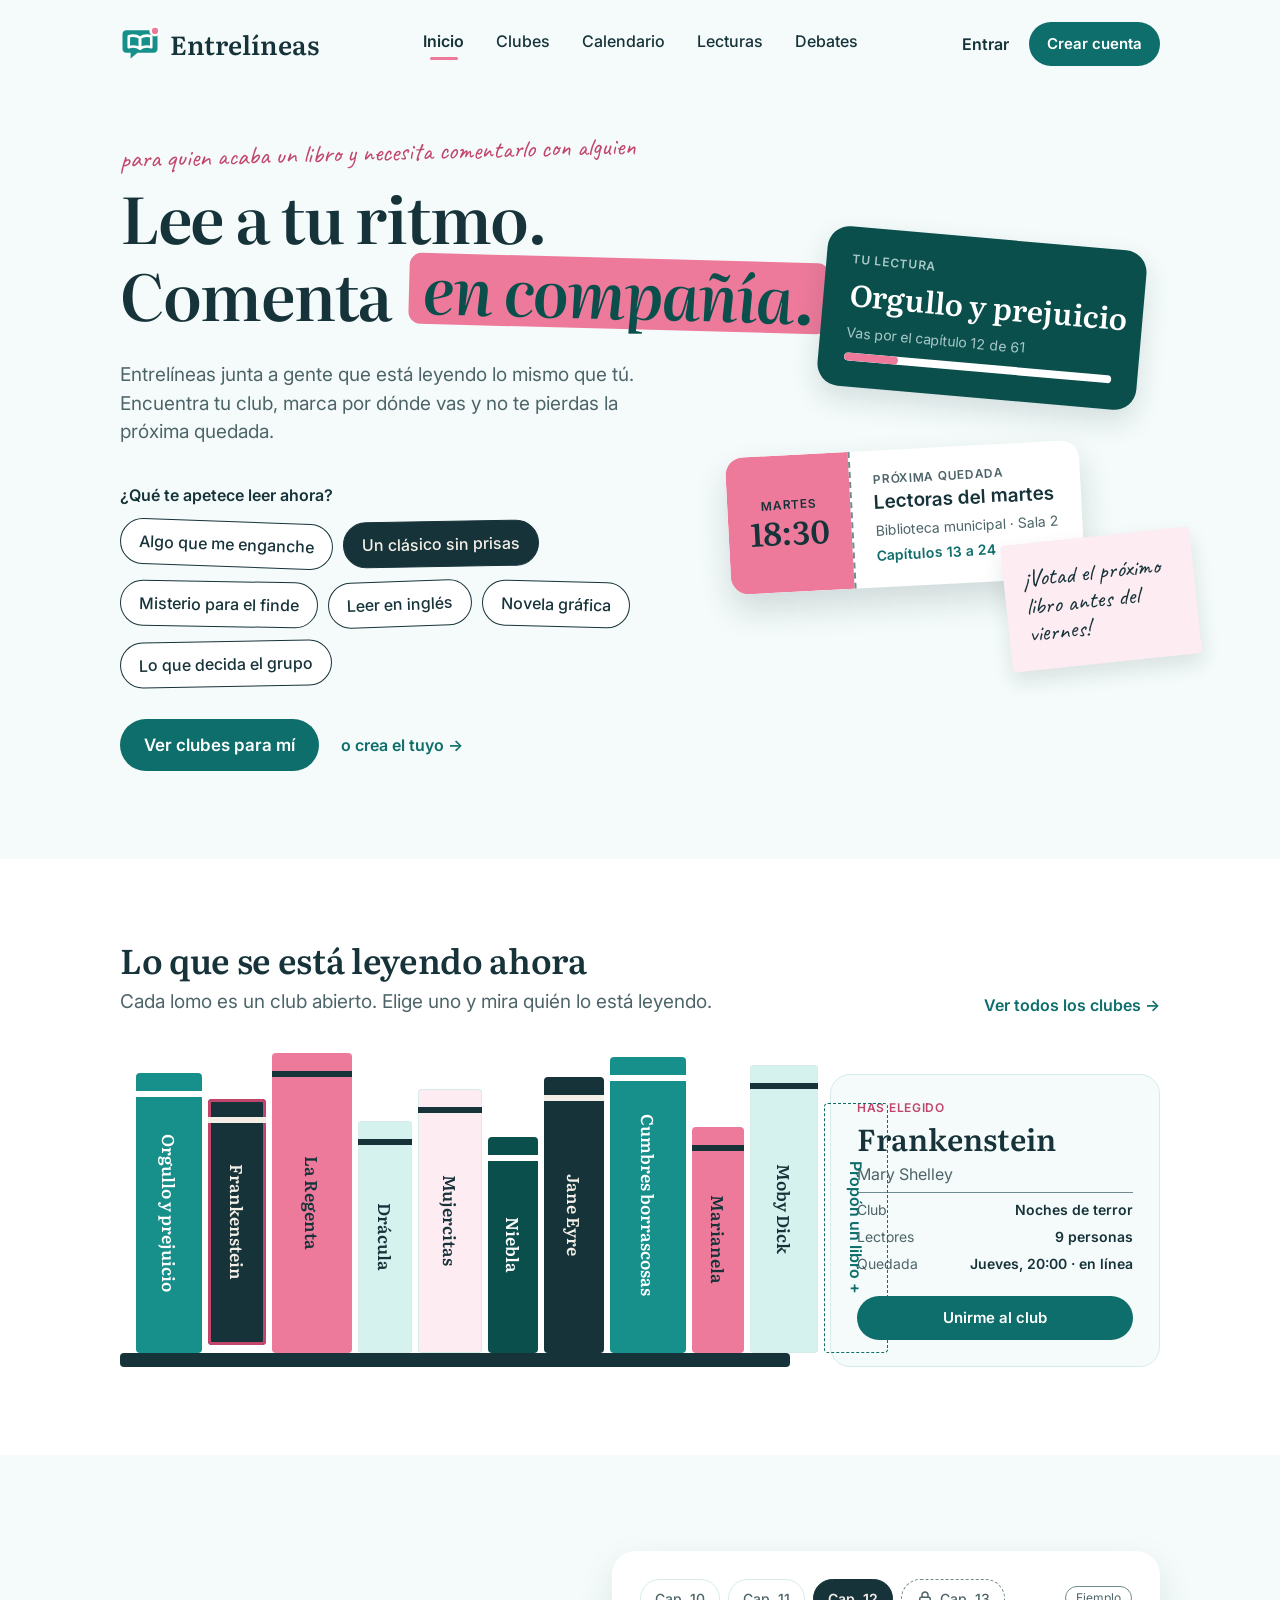
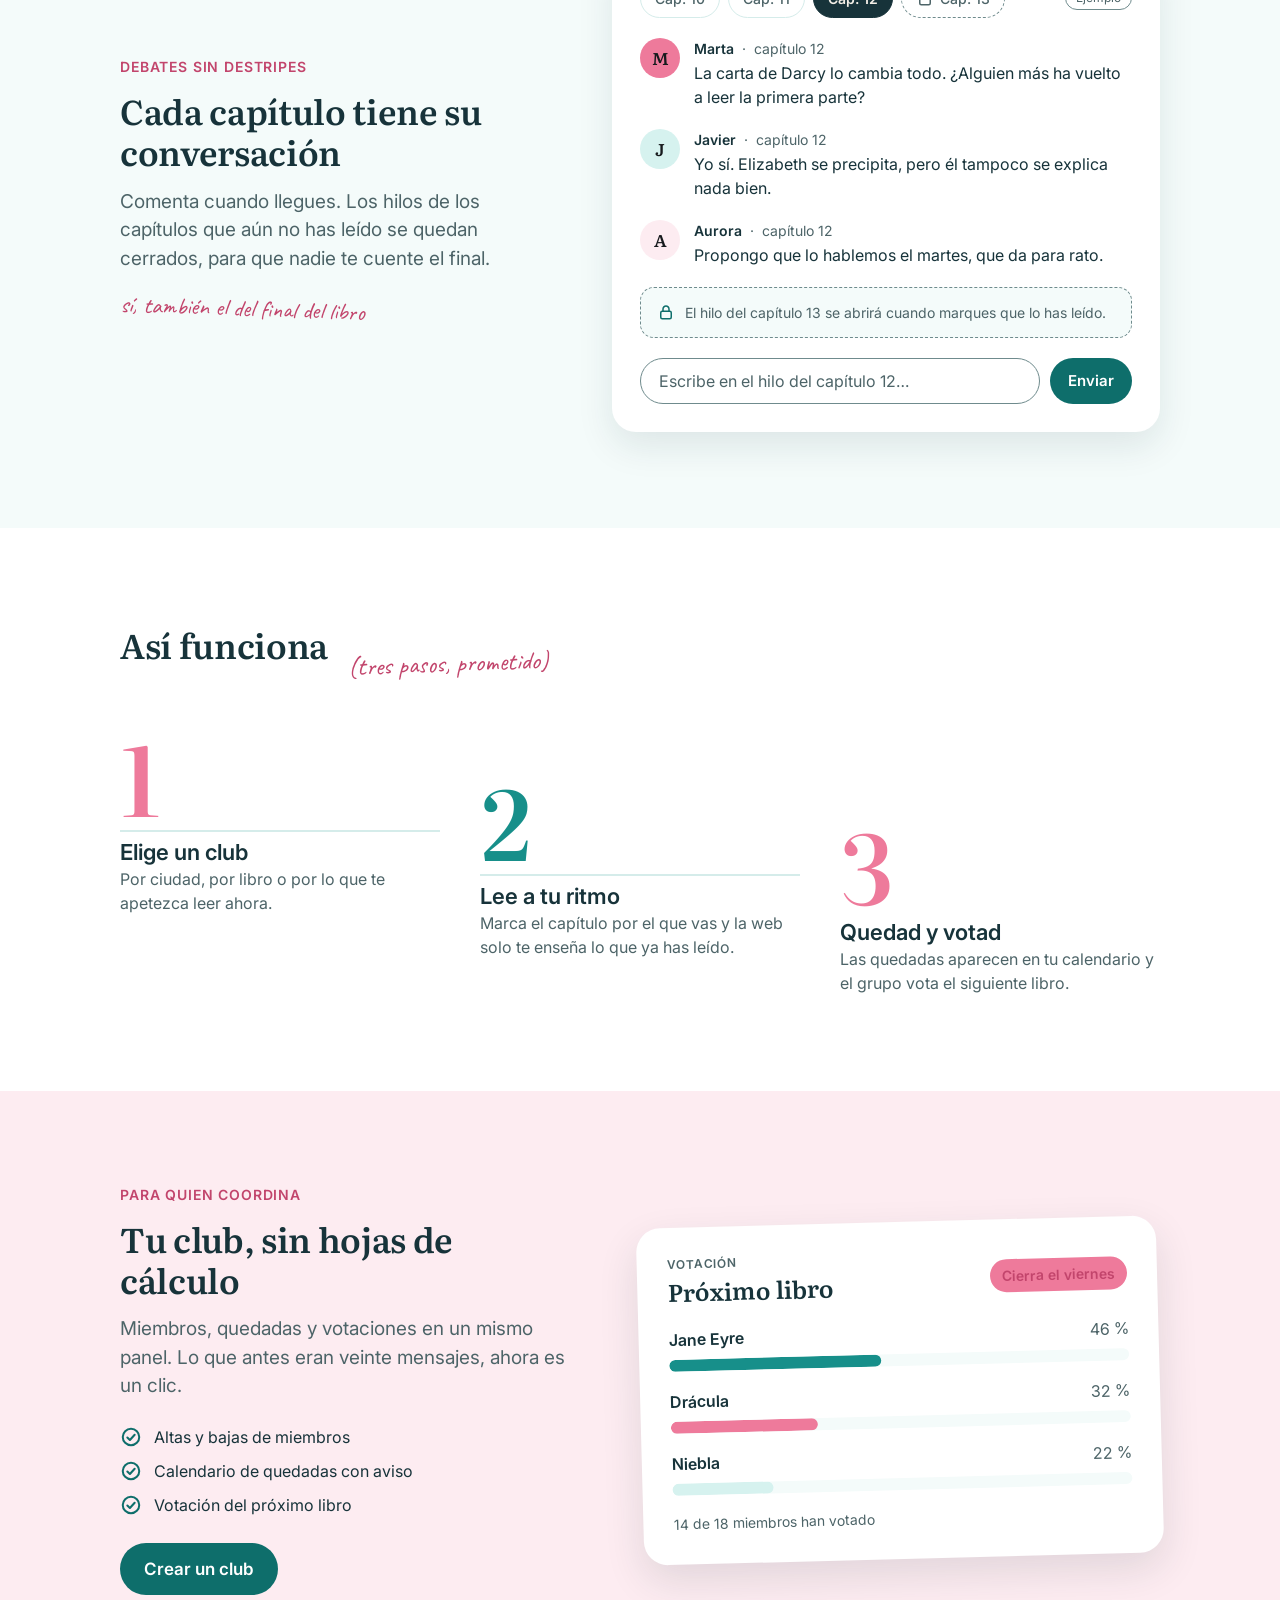
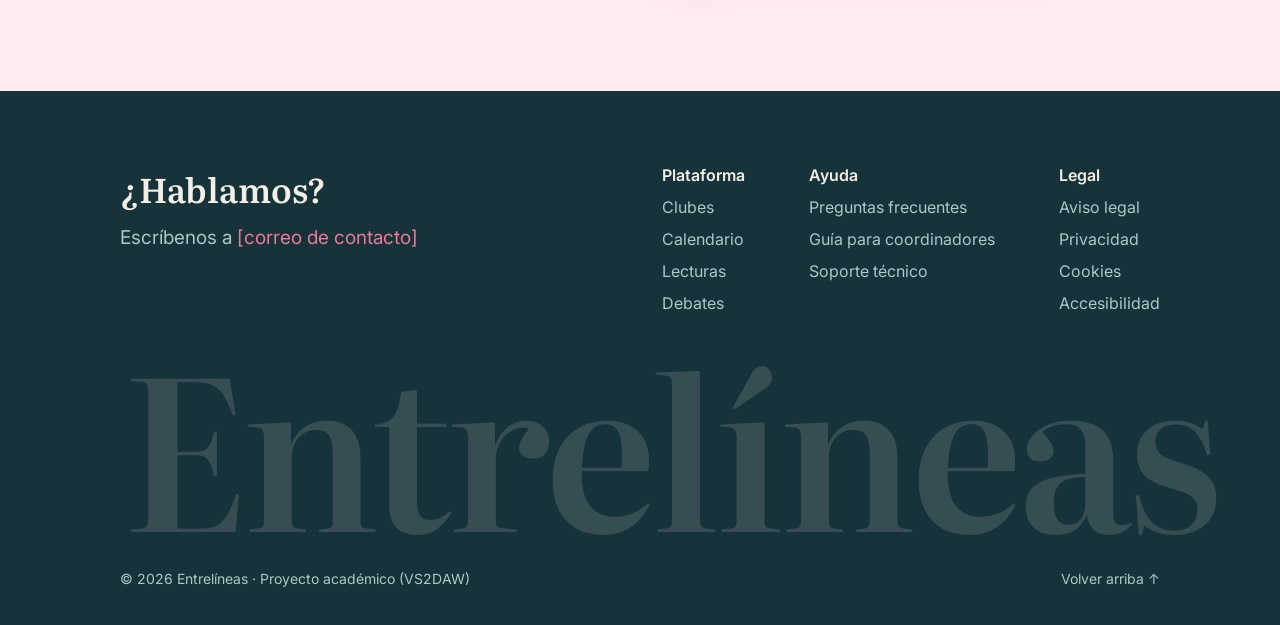
<file: index.html>
<!DOCTYPE html>
<html lang="es">
<head>
    <meta charset="UTF-8">
    <meta name="viewport" content="width=device-width, initial-scale=1">
    <title>Entrelíneas · Clubes de lectura</title>
    <meta name="description" content="Entrelíneas junta a gente que está leyendo lo mismo que tú. Encuentra tu club, marca por dónde vas y no te pierdas la próxima quedada.">
    <link rel="icon" href="img/iconos/logo.svg" type="image/svg+xml">

    <link rel="preconnect" href="https://fonts.googleapis.com">
    <link rel="preconnect" href="https://fonts.gstatic.com" crossorigin>
    <link href="https://fonts.googleapis.com/css2?family=Caveat&family=Inter:wght@400;500;600&family=Literata:ital,opsz,wght@0,7..72,600;1,7..72,600&display=swap" rel="stylesheet">

    <link rel="stylesheet" href="css/bootstrap.min.css">
    <link rel="stylesheet" href="css/estilos.css">
</head>
<body id="arriba">

<!-- ============ ENCABEZADO ============ -->
<header class="encabezado">
    <div class="contenedor encabezado__fila">
        <a href="index.html" class="logo" aria-label="Entrelíneas, inicio">
            <img src="img/iconos/logo.svg" alt="" width="40" height="40" class="logo__icono">
            <span class="logo__texto">Entrelíneas</span>
        </a>

        <nav class="menu-principal" id="menuPrincipal" aria-label="Menú principal">
            <a href="index.html" class="menu-principal__enlace activo" aria-current="page">Inicio</a>
            <a href="clubes.html" class="menu-principal__enlace">Clubes</a>
            <a href="calendario.html" class="menu-principal__enlace">Calendario</a>
            <a href="lecturas.html" class="menu-principal__enlace">Lecturas</a>
            <a href="debates.html" class="menu-principal__enlace">Debates</a>
        </nav>

        <div class="acceso">
            <a href="#" class="enlace-fuerte">Entrar</a>
            <a href="#" class="boton boton--mediano solo-escritorio">Crear cuenta</a>
            <button type="button" class="boton-menu solo-movil" id="botonMenu"
                    aria-label="Abrir menú" aria-expanded="false" aria-controls="menuPrincipal">
                <img src="img/iconos/menu.svg" alt="" width="22" height="22">
            </button>
        </div>
    </div>
</header>

<main>
    <!-- ============ PRESENTACIÓN ============ -->
    <section class="presentacion">
        <div class="contenedor presentacion__fila">
            <div class="presentacion__texto">
                <p class="manuscrita presentacion__antetitulo">
                    <span class="solo-escritorio">para quien acaba un libro y necesita comentarlo con alguien</span>
                    <span class="solo-movil">para quien necesita comentar el final con alguien</span>
                </p>

                <h1 class="presentacion__titulo">
                    <span class="d-block">Lee a tu ritmo.</span>
                    <span class="presentacion__segunda-linea">
                        <span>Comenta</span>
                        <span class="subrayado-rosa"><em>en compañía.</em></span>
                    </span>
                </h1>

                <p class="texto-grande presentacion__intro">
                    <span class="solo-escritorio">Entrelíneas junta a gente que está leyendo lo mismo que tú. </span>Encuentra tu club, marca por dónde vas y no te pierdas la próxima quedada.
                </p>

                <p class="enlace-fuerte presentacion__pregunta" id="preguntaAnimo">¿Qué te apetece leer ahora?</p>

                <div class="etiquetas-animo" role="group" aria-labelledby="preguntaAnimo">
                    <button type="button" class="etiqueta" style="--giro: 2deg" aria-pressed="false">Algo que me enganche</button>
                    <button type="button" class="etiqueta" style="--giro: -1deg" aria-pressed="true">Un clásico sin prisas</button>
                    <button type="button" class="etiqueta" style="--giro: 1deg" aria-pressed="false">Misterio para el finde</button>
                    <button type="button" class="etiqueta solo-escritorio" style="--giro: -2deg" aria-pressed="false">Leer en inglés</button>
                    <button type="button" class="etiqueta solo-escritorio" style="--giro: 1.5deg" aria-pressed="false">Novela gráfica</button>
                    <button type="button" class="etiqueta" style="--giro: -1deg" aria-pressed="false">Lo que decida el grupo</button>
                </div>

                <div class="presentacion__acciones">
                    <a href="clubes.html" class="boton boton--grande">Ver clubes para mí</a>
                    <a href="#coordinadores" class="enlace-fuerte enlace-turquesa">o crea el tuyo →</a>
                </div>
            </div>

            <!-- Collage (escritorio) -->
            <div class="collage solo-escritorio" aria-hidden="true">
                <div class="tarjeta-lectura">
                    <p class="antetitulo-mini">Tu lectura</p>
                    <p class="tarjeta-lectura__titulo">Orgullo y prejuicio</p>
                    <p class="tarjeta-lectura__capitulo">Vas por el capítulo 12 de 61</p>
                    <div class="progreso"><div class="progreso__barra" style="width: 20%"></div></div>
                </div>

                <div class="entrada collage__entrada">
                    <div class="entrada__resguardo">
                        <span class="antetitulo-mini">Martes</span>
                        <span class="entrada__hora">18:30</span>
                    </div>
                    <div class="entrada__datos">
                        <span class="antetitulo-mini">Próxima quedada</span>
                        <span class="entrada__club">Lectoras del martes</span>
                        <span class="texto-pequeno secundario">Biblioteca municipal · Sala 2</span>
                        <span class="texto-pequeno enlace-turquesa fw-semibold">Capítulos 13 a 24</span>
                    </div>
                </div>

                <div class="nota-adhesiva">
                    <p class="manuscrita">¡Votad el próximo libro antes del viernes!</p>
                </div>
            </div>
        </div>
    </section>

    <!-- ============ PRÓXIMA QUEDADA (móvil) ============ -->
    <section class="proxima-quedada solo-movil" aria-label="Próxima quedada">
        <div class="entrada entrada--movil">
            <div class="entrada__resguardo">
                <span class="antetitulo-mini">Martes</span>
                <span class="entrada__hora">18:30</span>
            </div>
            <div class="entrada__datos">
                <span class="antetitulo-mini">Próxima quedada</span>
                <span class="entrada__club">Lectoras del martes</span>
                <span class="texto-pequeno secundario">Biblioteca · Cap. 13 a 24</span>
            </div>
        </div>
    </section>

    <!-- ============ ESTANTERÍA ============ -->
    <section class="estanteria seccion-blanca" id="estanteria">
        <div class="contenedor">
            <div class="estanteria__cabecera">
                <div>
                    <h2 class="titulo-h2">Lo que se está leyendo ahora</h2>
                    <p class="texto-grande secundario mb-0">
                        <span class="solo-escritorio">Cada lomo es un club abierto. Elige uno y mira quién lo está leyendo.</span>
                        <span class="solo-movil">Toca un lomo para ver qué club lo lee.</span>
                    </p>
                </div>
                <a href="clubes.html" class="enlace-fuerte enlace-turquesa solo-escritorio">Ver todos los clubes →</a>
            </div>

            <div class="estante">
                <div class="estante__libros">
                    <div class="lomos" role="group" aria-label="Libros que se están leyendo">
                        <button type="button" class="lomo lomo--turquesa-medio" style="--alto: 280px; --ancho: 66px" data-libro="orgullo">Orgullo y prejuicio</button>
                        <button type="button" class="lomo lomo--tinta" style="--alto: 246px; --ancho: 58px" data-libro="frankenstein" aria-pressed="true">Frankenstein</button>
                        <button type="button" class="lomo lomo--rosa" style="--alto: 300px; --ancho: 80px" data-libro="regenta">La Regenta</button>
                        <button type="button" class="lomo lomo--turquesa-suave" style="--alto: 232px; --ancho: 54px" data-libro="dracula">Drácula</button>
                        <button type="button" class="lomo lomo--rosa-suave" style="--alto: 264px; --ancho: 64px" data-libro="mujercitas">Mujercitas</button>
                        <button type="button" class="lomo lomo--turquesa-oscuro" style="--alto: 216px; --ancho: 50px" data-libro="niebla">Niebla</button>
                        <button type="button" class="lomo lomo--tinta" style="--alto: 276px; --ancho: 60px" data-libro="jane">Jane Eyre</button>
                        <button type="button" class="lomo lomo--turquesa-medio solo-escritorio" style="--alto: 296px; --ancho: 76px" data-libro="cumbres">Cumbres borrascosas</button>
                        <button type="button" class="lomo lomo--rosa solo-escritorio" style="--alto: 226px; --ancho: 52px" data-libro="marianela">Marianela</button>
                        <button type="button" class="lomo lomo--turquesa-suave" style="--alto: 288px; --ancho: 68px" data-libro="moby">Moby Dick</button>
                        <a href="#" class="lomo lomo--proponer solo-escritorio" style="--alto: 250px; --ancho: 64px">Propón un libro +</a>
                    </div>
                    <div class="balda"></div>
                </div>

                <aside class="libro-elegido" id="libroElegido" aria-live="polite">
                    <p class="antetitulo-mini rosa-oscuro">Has elegido</p>
                    <p class="libro-elegido__titulo" id="elegidoTitulo">Frankenstein</p>
                    <p class="secundario mb-0" id="elegidoAutor">Mary Shelley</p>
                    <hr class="libro-elegido__separador">
                    <dl class="libro-elegido__datos">
                        <div><dt>Club</dt><dd id="elegidoClub">Noches de terror</dd></div>
                        <div><dt>Lectores</dt><dd id="elegidoLectores">9 personas</dd></div>
                        <div><dt>Quedada</dt><dd id="elegidoQuedada">Jueves, 20:00 · en línea</dd></div>
                    </dl>
                    <a href="clubes.html#noches-terror" class="boton boton--mediano w-100" id="elegidoBoton">Unirme al club</a>
                </aside>
            </div>

            <a href="clubes.html" class="enlace-fuerte enlace-turquesa solo-movil estanteria__ver-todos">Ver todos los clubes →</a>
        </div>
    </section>

    <!-- ============ DEBATES POR CAPÍTULO ============ -->
    <section class="debates" id="debates">
        <div class="contenedor debates__fila">
            <div class="debates__texto">
                <p class="antetitulo">Debates sin destripes</p>
                <h2 class="titulo-h2">Cada capítulo tiene su conversación</h2>
                <p class="texto-grande secundario">
                    <span class="solo-escritorio">Comenta cuando llegues. </span>Los hilos de los capítulos que aún no has leído se quedan cerrados<span class="solo-escritorio">, para que nadie te cuente el final</span>.
                </p>
                <p class="manuscrita debates__nota solo-escritorio">sí, también el del final del libro</p>
            </div>

            <div class="hilo">
                <div class="hilo__capitulos" role="tablist" aria-label="Capítulos">
                    <button type="button" class="capitulo solo-escritorio" role="tab" aria-selected="false" data-cap="10">Cap. 10</button>
                    <button type="button" class="capitulo" role="tab" aria-selected="false" data-cap="11">Cap. 11</button>
                    <button type="button" class="capitulo" role="tab" aria-selected="true" data-cap="12">Cap. 12</button>
                    <button type="button" class="capitulo capitulo--cerrado" role="tab" aria-selected="false" aria-disabled="true" data-cap="13">
                        <img src="img/iconos/candado.svg" alt="" width="18" height="18">Cap. 13
                    </button>
                    <span class="hilo__espacio"></span>
                    <span class="etiqueta-ejemplo solo-escritorio">Ejemplo</span>
                </div>

                <div class="hilo__mensajes" id="hiloMensajes" role="tabpanel">
                    <div class="mensaje">
                        <span class="avatar avatar--rosa">M</span>
                        <div>
                            <p class="mensaje__autor"><strong>Marta</strong><span class="solo-escritorio">  ·  capítulo 12</span></p>
                            <p class="mensaje__texto">La carta de Darcy lo cambia todo.<span class="solo-escritorio"> ¿Alguien más ha vuelto a leer la primera parte?</span></p>
                        </div>
                    </div>
                    <div class="mensaje">
                        <span class="avatar avatar--turquesa">J</span>
                        <div>
                            <p class="mensaje__autor"><strong>Javier</strong><span class="solo-escritorio">  ·  capítulo 12</span></p>
                            <p class="mensaje__texto"><span class="solo-escritorio">Yo sí. </span>Elizabeth se precipita, pero él tampoco se explica<span class="solo-escritorio"> nada bien</span>.</p>
                        </div>
                    </div>
                    <div class="mensaje solo-escritorio">
                        <span class="avatar avatar--rosa-suave">A</span>
                        <div>
                            <p class="mensaje__autor"><strong>Aurora</strong>  ·  capítulo 12</p>
                            <p class="mensaje__texto">Propongo que lo hablemos el martes, que da para rato.</p>
                        </div>
                    </div>
                </div>

                <div class="capitulo-cerrado solo-escritorio">
                    <img src="img/iconos/candado-aviso.svg" alt="" width="18" height="18">
                    <span>El hilo del capítulo 13 se abrirá cuando marques que lo has leído.</span>
                </div>

                <form class="responder solo-escritorio" id="formResponder">
                    <label for="campoRespuesta" class="visually-hidden">Escribe un mensaje</label>
                    <input type="text" id="campoRespuesta" class="responder__campo" placeholder="Escribe en el hilo del capítulo 12…" autocomplete="off">
                    <button type="submit" class="boton boton--mediano">Enviar</button>
                </form>
            </div>
        </div>
    </section>

    <!-- ============ ASÍ FUNCIONA ============ -->
    <section class="funciona seccion-blanca">
        <div class="contenedor">
            <div class="funciona__cabecera">
                <h2 class="titulo-h2 mb-0">Así funciona</h2>
                <p class="manuscrita funciona__nota mb-0">
                    <span class="solo-escritorio">(tres pasos, prometido)</span>
                    <span class="solo-movil">(tres pasos)</span>
                </p>
            </div>

            <ol class="pasos">
                <li class="paso">
                    <span class="paso__numero rosa">1</span>
                    <div class="paso__texto">
                        <h3 class="paso__titulo">Elige un club</h3>
                        <p class="paso__descripcion">Por ciudad, por libro o por lo que te apetezca<span class="solo-escritorio"> leer ahora</span>.</p>
                    </div>
                </li>
                <li class="paso">
                    <span class="paso__numero turquesa">2</span>
                    <div class="paso__texto">
                        <h3 class="paso__titulo">Lee a tu ritmo</h3>
                        <p class="paso__descripcion">
                            <span class="solo-escritorio">Marca el capítulo por el que vas y la web solo te enseña lo que ya has leído.</span>
                            <span class="solo-movil">Marca el capítulo y solo verás lo que ya has leído.</span>
                        </p>
                    </div>
                </li>
                <li class="paso paso--sin-linea">
                    <span class="paso__numero rosa">3</span>
                    <div class="paso__texto">
                        <h3 class="paso__titulo">Quedad y votad</h3>
                        <p class="paso__descripcion">
                            <span class="solo-escritorio">Las quedadas aparecen en tu calendario y el grupo vota el siguiente libro.</span>
                            <span class="solo-movil">Quedadas en tu calendario y votación del siguiente libro.</span>
                        </p>
                    </div>
                </li>
            </ol>
        </div>
    </section>

    <!-- ============ PARA COORDINADORES ============ -->
    <section class="coordinadores" id="coordinadores">
        <div class="contenedor coordinadores__fila">
            <div class="coordinadores__texto">
                <p class="antetitulo">Para quien coordina</p>
                <h2 class="titulo-h2">Tu club, sin hojas de cálculo</h2>
                <p class="texto-grande secundario coordinadores__intro">
                    Miembros, quedadas y votaciones en un mismo panel.<span class="solo-escritorio"> Lo que antes eran veinte mensajes, ahora es un clic.</span>
                </p>
                <ul class="lista-check solo-escritorio">
                    <li><img src="img/iconos/check.svg" alt="" width="22" height="22">Altas y bajas de miembros</li>
                    <li><img src="img/iconos/check.svg" alt="" width="22" height="22">Calendario de quedadas con aviso</li>
                    <li><img src="img/iconos/check.svg" alt="" width="22" height="22">Votación del próximo libro</li>
                </ul>
                <a href="#" class="boton boton--grande coordinadores__boton">Crear un club</a>
            </div>

            <div class="panel-votacion solo-escritorio">
                <div class="panel-votacion__cabecera">
                    <div>
                        <p class="antetitulo-mini secundario">Votación</p>
                        <p class="panel-votacion__titulo">Próximo libro</p>
                    </div>
                    <span class="panel-votacion__cierre">Cierra el viernes</span>
                </div>

                <div class="voto">
                    <div class="voto__fila"><strong>Jane Eyre</strong><span>46 %</span></div>
                    <div class="barra"><div class="barra__relleno turquesa-medio" style="width: 46%"></div></div>
                </div>
                <div class="voto">
                    <div class="voto__fila"><strong>Drácula</strong><span>32 %</span></div>
                    <div class="barra"><div class="barra__relleno rosa-acento" style="width: 32%"></div></div>
                </div>
                <div class="voto">
                    <div class="voto__fila"><strong>Niebla</strong><span>22 %</span></div>
                    <div class="barra"><div class="barra__relleno turquesa-suave" style="width: 22%"></div></div>
                </div>

                <p class="texto-pequeno secundario mb-0">14 de 18 miembros han votado</p>
            </div>
        </div>
    </section>
</main>

<!-- ============ PIE DE PÁGINA ============ -->
<footer class="pie">
    <div class="contenedor">
        <div class="pie__superior">
            <div class="pie__contacto">
                <p class="pie__titulo">¿Hablamos?</p>
                <p class="pie__correo">Escríbenos a <a href="#">[correo de contacto]</a></p>
            </div>

            <nav class="pie__enlaces solo-escritorio" aria-label="Enlaces del pie">
                <ul>
                    <li class="pie__cabecera-lista">Plataforma</li>
                    <li><a href="clubes.html">Clubes</a></li>
                    <li><a href="calendario.html">Calendario</a></li>
                    <li><a href="lecturas.html">Lecturas</a></li>
                    <li><a href="debates.html">Debates</a></li>
                </ul>
                <ul>
                    <li class="pie__cabecera-lista">Ayuda</li>
                    <li><a href="#">Preguntas frecuentes</a></li>
                    <li><a href="#">Guía para coordinadores</a></li>
                    <li><a href="#">Soporte técnico</a></li>
                </ul>
                <ul>
                    <li class="pie__cabecera-lista">Legal</li>
                    <li><a href="#">Aviso legal</a></li>
                    <li><a href="#">Privacidad</a></li>
                    <li><a href="#">Cookies</a></li>
                    <li><a href="#">Accesibilidad</a></li>
                </ul>
            </nav>

            <ul class="pie__enlaces-movil solo-movil">
                <li><a href="#">Ayuda</a></li>
                <li><a href="#">Guía para coordinadores</a></li>
                <li><a href="#">Aviso legal</a></li>
                <li><a href="#">Privacidad</a></li>
                <li><a href="#">Cookies</a></li>
                <li><a href="#">Accesibilidad</a></li>
            </ul>
        </div>

        <p class="pie__marca" aria-hidden="true">Entrelíneas</p>

        <div class="pie__copyright">
            <p class="mb-0">© 2026 Entrelíneas · Proyecto académico (VS2DAW)</p>
            <a href="#arriba" class="solo-escritorio">Volver arriba ↑</a>
        </div>
    </div>
</footer>

<!-- ============ NAVEGACIÓN INFERIOR (móvil) ============ -->
<nav class="nav-inferior solo-movil" aria-label="Navegación principal">
    <a href="index.html" class="nav-inferior__pestana activa" aria-current="page">
        <img src="img/iconos/inicio.svg" alt="" width="22" height="22">Inicio
    </a>
    <a href="clubes.html" class="nav-inferior__pestana">
        <img src="img/iconos/clubes.svg" alt="" width="22" height="22">Clubes
    </a>
    <a href="calendario.html" class="nav-inferior__pestana">
        <img src="img/iconos/calendario.svg" alt="" width="22" height="22">Calendario
    </a>
    <a href="lecturas.html" class="nav-inferior__pestana">
        <img src="img/iconos/lecturas.svg" alt="" width="22" height="22">Lecturas
    </a>
    <a href="debates.html" class="nav-inferior__pestana">
        <img src="img/iconos/debates.svg" alt="" width="22" height="22">Debates
    </a>
</nav>

<script src="js/datos.js"></script>
<script src="js/comun.js"></script>
<script src="js/main.js"></script>
</body>
</html>
</file>
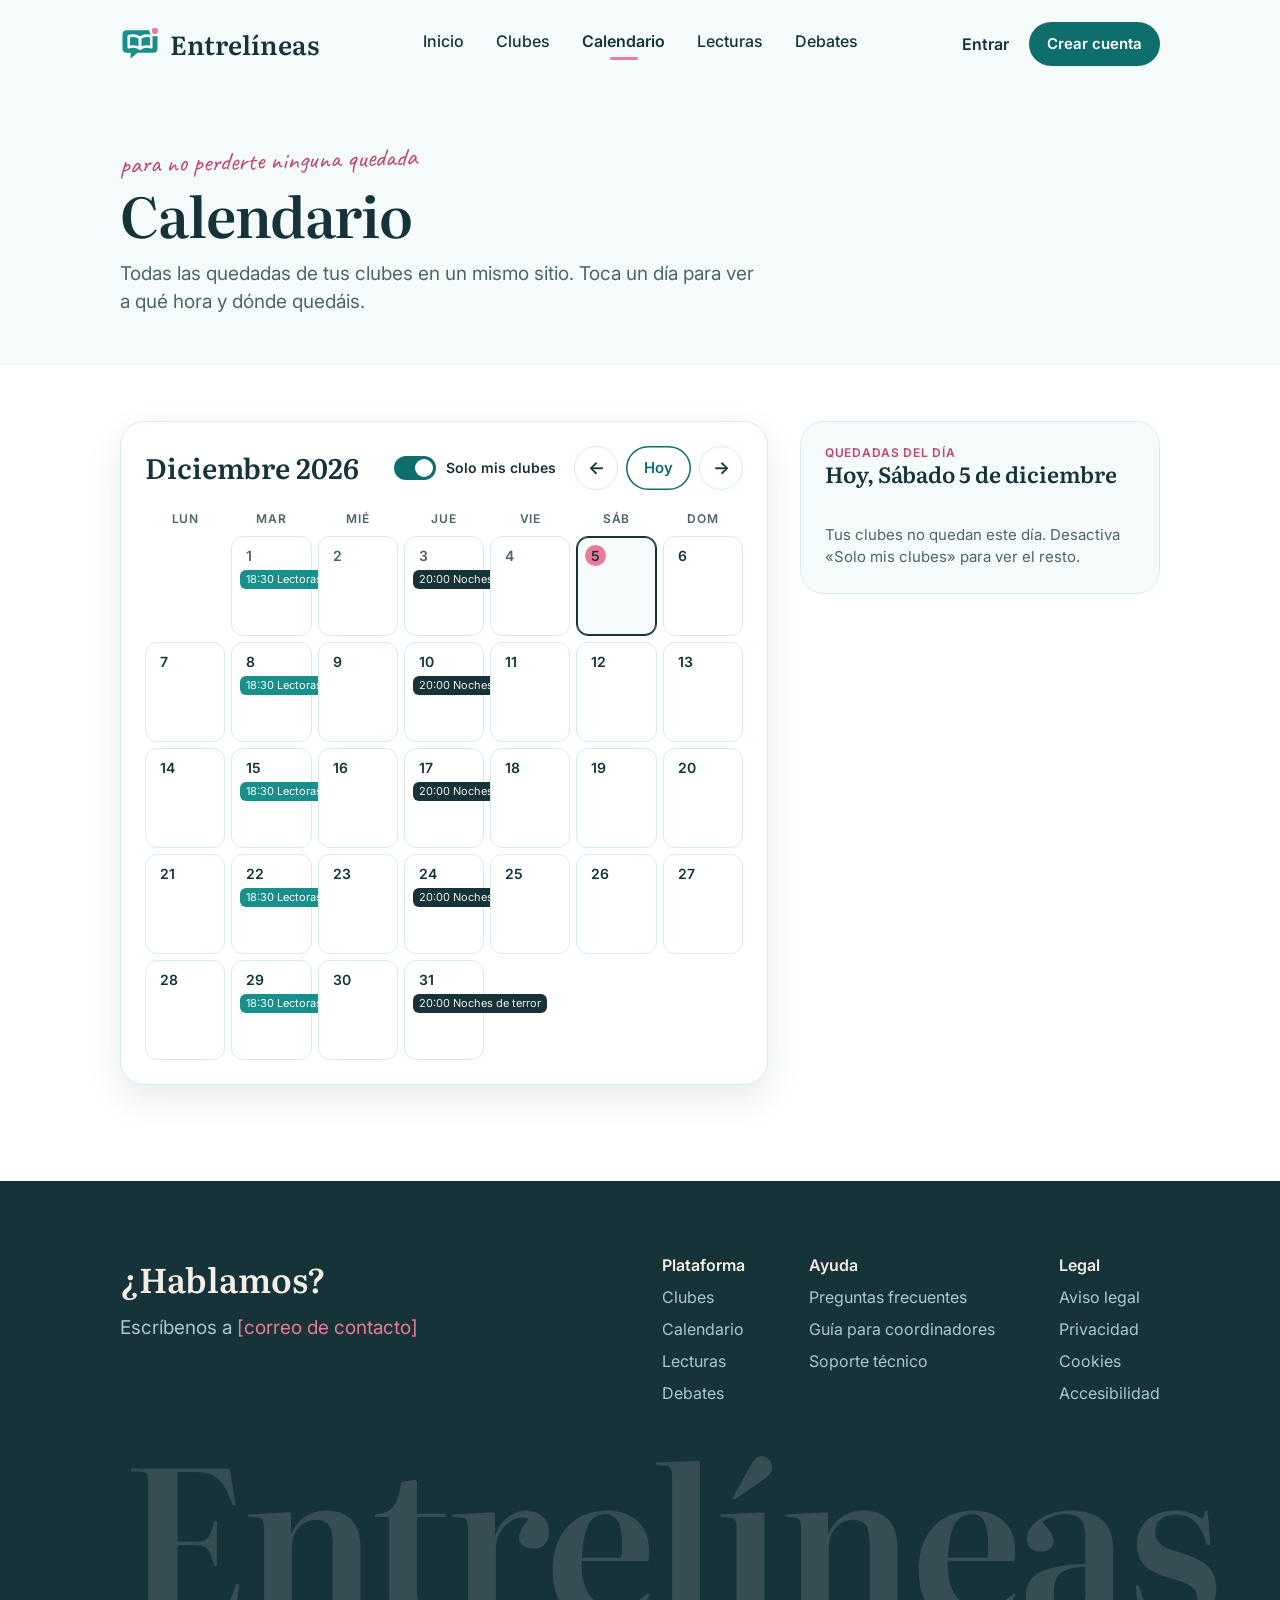
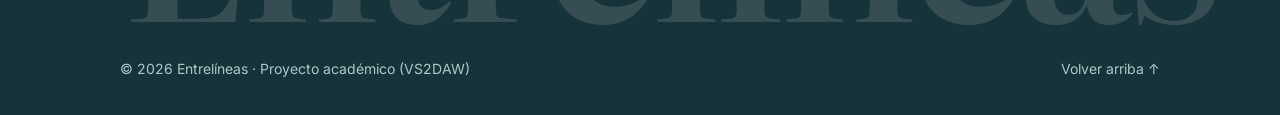
<file: calendario.html>
<!DOCTYPE html>
<html lang="es">
<head>
    <meta charset="UTF-8">
    <meta name="viewport" content="width=device-width, initial-scale=1">
    <title>Calendario · Entrelíneas</title>
    <meta name="description" content="Todas las quedadas de tus clubes de lectura en un mismo calendario.">
    <link rel="icon" href="img/iconos/logo.svg" type="image/svg+xml">

    <link rel="preconnect" href="https://fonts.googleapis.com">
    <link rel="preconnect" href="https://fonts.gstatic.com" crossorigin>
    <link href="https://fonts.googleapis.com/css2?family=Caveat&family=Inter:wght@400;500;600&family=Literata:ital,opsz,wght@0,7..72,600;1,7..72,600&display=swap" rel="stylesheet">

    <link rel="stylesheet" href="css/bootstrap.min.css">
    <link rel="stylesheet" href="css/estilos.css">
    <link rel="stylesheet" href="css/paginas.css">
</head>
<body id="arriba">

<!-- ============ ENCABEZADO ============ -->
<header class="encabezado">
    <div class="contenedor encabezado__fila">
        <a href="index.html" class="logo" aria-label="Entrelíneas, inicio">
            <img src="img/iconos/logo.svg" alt="" width="40" height="40" class="logo__icono">
            <span class="logo__texto">Entrelíneas</span>
        </a>

        <nav class="menu-principal" id="menuPrincipal" aria-label="Menú principal">
            <a href="index.html" class="menu-principal__enlace">Inicio</a>
            <a href="clubes.html" class="menu-principal__enlace">Clubes</a>
            <a href="calendario.html" class="menu-principal__enlace activo" aria-current="page">Calendario</a>
            <a href="lecturas.html" class="menu-principal__enlace">Lecturas</a>
            <a href="debates.html" class="menu-principal__enlace">Debates</a>
        </nav>

        <div class="acceso">
            <a href="#" class="enlace-fuerte">Entrar</a>
            <a href="#" class="boton boton--mediano solo-escritorio">Crear cuenta</a>
            <button type="button" class="boton-menu solo-movil" id="botonMenu"
                    aria-label="Abrir menú" aria-expanded="false" aria-controls="menuPrincipal">
                <img src="img/iconos/menu.svg" alt="" width="22" height="22">
            </button>
        </div>
    </div>
</header>

<main>
    <!-- ============ CABECERA DE PÁGINA ============ -->
    <section class="cabecera-pagina">
        <div class="contenedor">
            <p class="manuscrita cabecera-pagina__antetitulo">para no perderte ninguna quedada</p>
            <h1 class="cabecera-pagina__titulo">Calendario</h1>
            <p class="texto-grande cabecera-pagina__intro">Todas las quedadas de tus clubes en un mismo sitio. Toca un día para ver a qué hora y dónde quedáis.</p>
        </div>
    </section>

    <section class="cuerpo-pagina">
        <div class="contenedor calendario-layout">
            <div class="calendario">
                <div class="calendario__cabecera">
                    <h2 class="calendario__mes" id="tituloMes" aria-live="polite">Mes</h2>
                    <label class="interruptor">
                        <input type="checkbox" id="soloMisClubes" checked>
                        Solo mis clubes
                    </label>
                    <div class="calendario__navegacion">
                        <button type="button" class="boton-icono" id="mesAnterior" aria-label="Mes anterior">←</button>
                        <button type="button" class="boton boton--mediano boton--secundario" id="botonHoy">Hoy</button>
                        <button type="button" class="boton-icono" id="mesSiguiente" aria-label="Mes siguiente">→</button>
                    </div>
                </div>

                <div class="calendario__semana" aria-hidden="true">
                    <span>Lun</span><span>Mar</span><span>Mié</span><span>Jue</span><span>Vie</span><span>Sáb</span><span>Dom</span>
                </div>
                <div class="calendario__dias" id="diasCalendario"></div>
            </div>

            <aside class="agenda" aria-labelledby="tituloAgenda">
                <p class="antetitulo-mini rosa-oscuro">Quedadas del día</p>
                <h2 class="agenda__titulo" id="tituloAgenda">Hoy</h2>
                <ul class="agenda__lista" id="listaAgenda"></ul>
                <p class="agenda__vacio" id="agendaVacia" hidden>Este día no hay quedadas. ¡Día de leer a tu aire!</p>
            </aside>
        </div>
    </section>
</main>

<!-- ============ PIE DE PÁGINA ============ -->
<footer class="pie">
    <div class="contenedor">
        <div class="pie__superior">
            <div class="pie__contacto">
                <p class="pie__titulo">¿Hablamos?</p>
                <p class="pie__correo">Escríbenos a <a href="#">[correo de contacto]</a></p>
            </div>

            <nav class="pie__enlaces solo-escritorio" aria-label="Enlaces del pie">
                <ul>
                    <li class="pie__cabecera-lista">Plataforma</li>
                    <li><a href="clubes.html">Clubes</a></li>
                    <li><a href="calendario.html">Calendario</a></li>
                    <li><a href="lecturas.html">Lecturas</a></li>
                    <li><a href="debates.html">Debates</a></li>
                </ul>
                <ul>
                    <li class="pie__cabecera-lista">Ayuda</li>
                    <li><a href="#">Preguntas frecuentes</a></li>
                    <li><a href="#">Guía para coordinadores</a></li>
                    <li><a href="#">Soporte técnico</a></li>
                </ul>
                <ul>
                    <li class="pie__cabecera-lista">Legal</li>
                    <li><a href="#">Aviso legal</a></li>
                    <li><a href="#">Privacidad</a></li>
                    <li><a href="#">Cookies</a></li>
                    <li><a href="#">Accesibilidad</a></li>
                </ul>
            </nav>

            <ul class="pie__enlaces-movil solo-movil">
                <li><a href="#">Ayuda</a></li>
                <li><a href="#">Guía para coordinadores</a></li>
                <li><a href="#">Aviso legal</a></li>
                <li><a href="#">Privacidad</a></li>
                <li><a href="#">Cookies</a></li>
                <li><a href="#">Accesibilidad</a></li>
            </ul>
        </div>

        <p class="pie__marca" aria-hidden="true">Entrelíneas</p>

        <div class="pie__copyright">
            <p class="mb-0">© 2026 Entrelíneas · Proyecto académico (VS2DAW)</p>
            <a href="#arriba" class="solo-escritorio">Volver arriba ↑</a>
        </div>
    </div>
</footer>

<!-- ============ NAVEGACIÓN INFERIOR (móvil) ============ -->
<nav class="nav-inferior solo-movil" aria-label="Navegación principal">
    <a href="index.html" class="nav-inferior__pestana">
        <img src="img/iconos/inicio.svg" alt="" width="22" height="22">Inicio
    </a>
    <a href="clubes.html" class="nav-inferior__pestana">
        <img src="img/iconos/clubes.svg" alt="" width="22" height="22">Clubes
    </a>
    <a href="calendario.html" class="nav-inferior__pestana activa" aria-current="page">
        <img src="img/iconos/calendario.svg" alt="" width="22" height="22">Calendario
    </a>
    <a href="lecturas.html" class="nav-inferior__pestana">
        <img src="img/iconos/lecturas.svg" alt="" width="22" height="22">Lecturas
    </a>
    <a href="debates.html" class="nav-inferior__pestana">
        <img src="img/iconos/debates.svg" alt="" width="22" height="22">Debates
    </a>
</nav>

<p class="aviso-vivo" id="avisoVivo" role="status" aria-live="polite"></p>

<script src="js/datos.js"></script>
<script src="js/comun.js"></script>
<script src="js/calendario.js"></script>
</body>
</html>
</file>
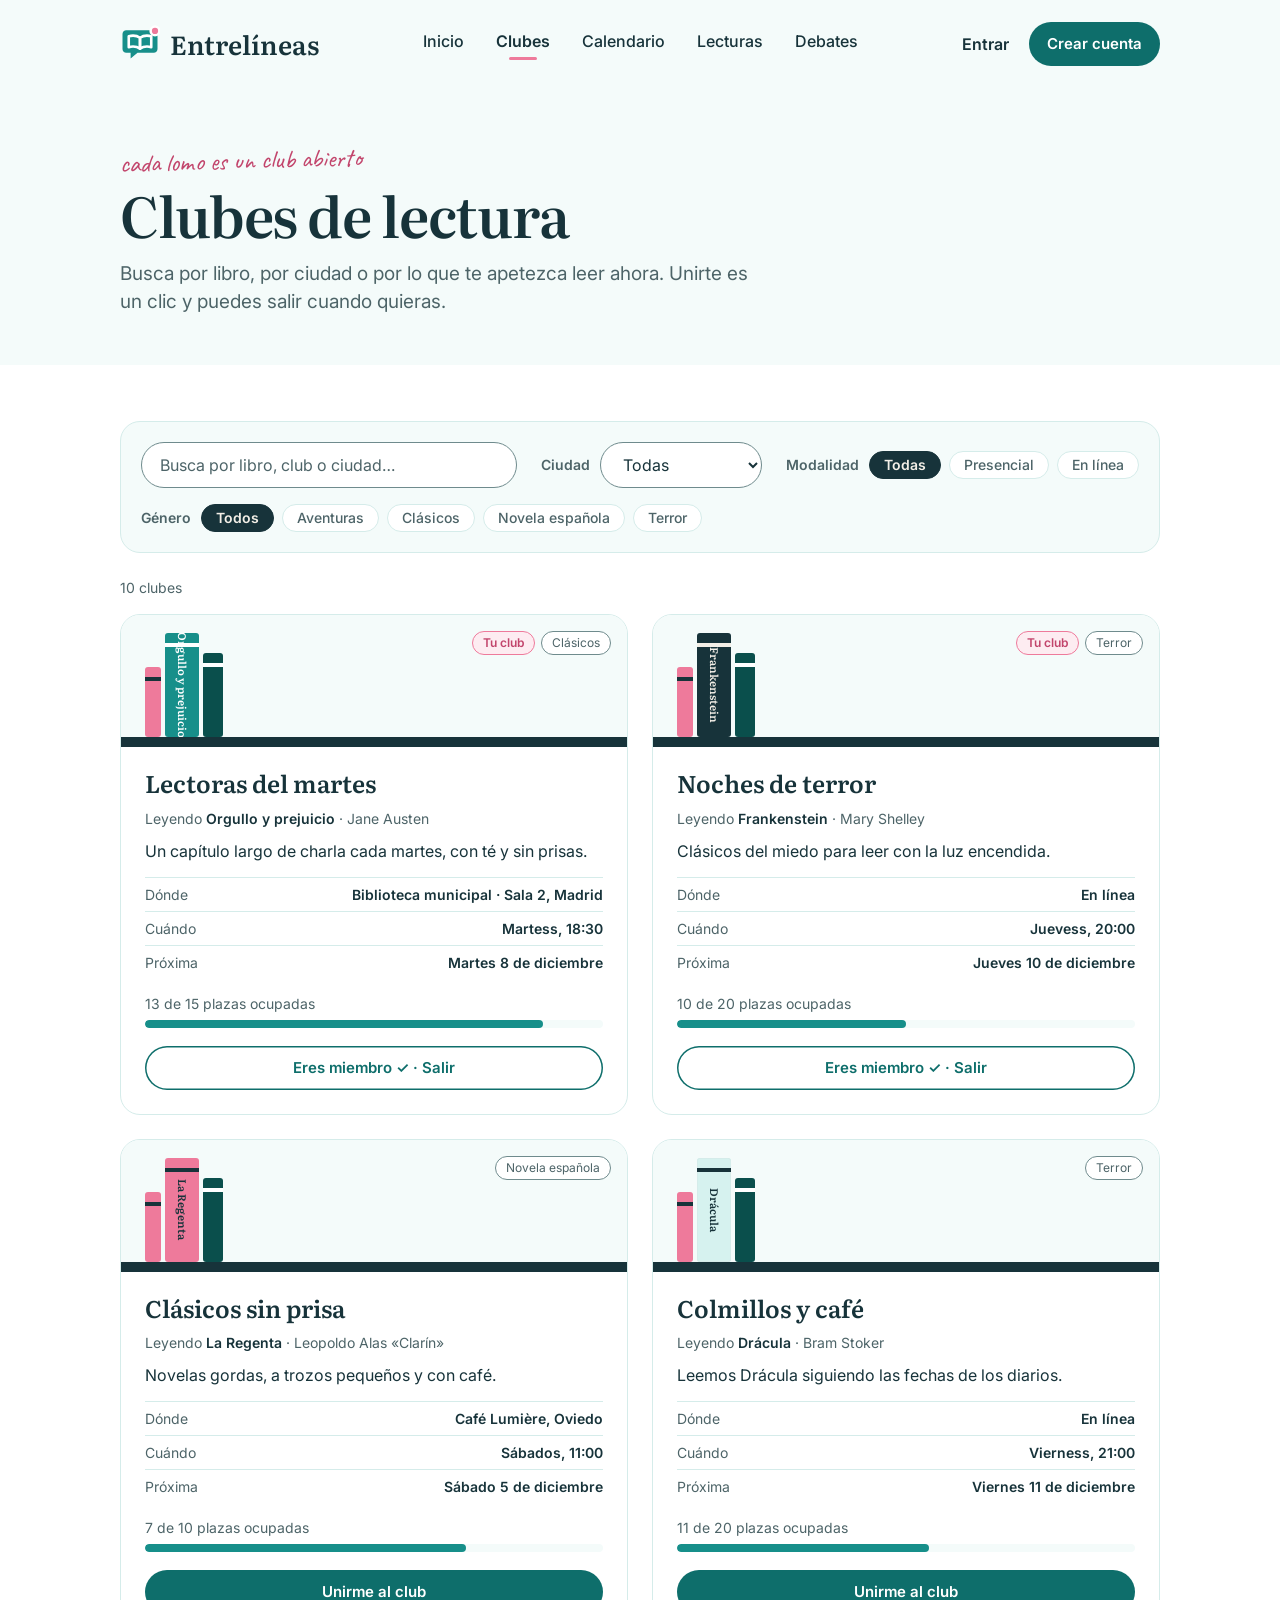
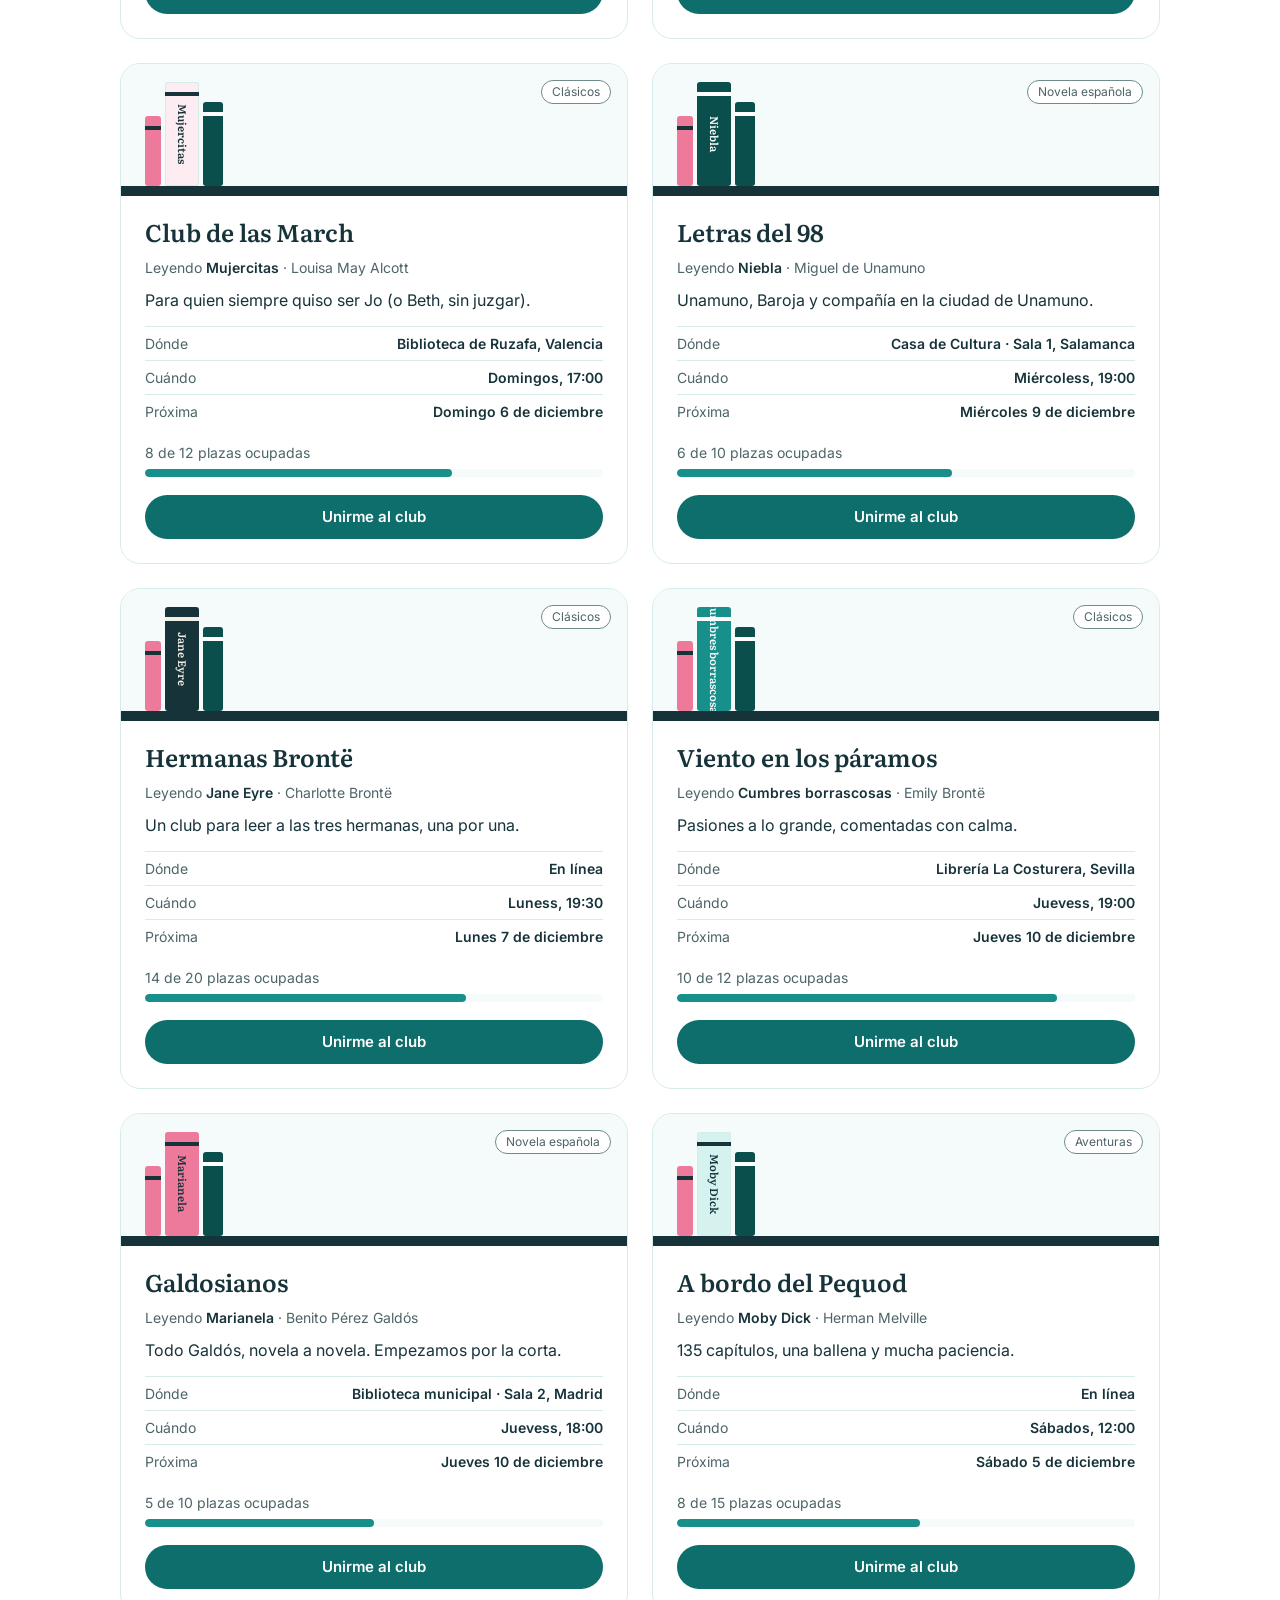
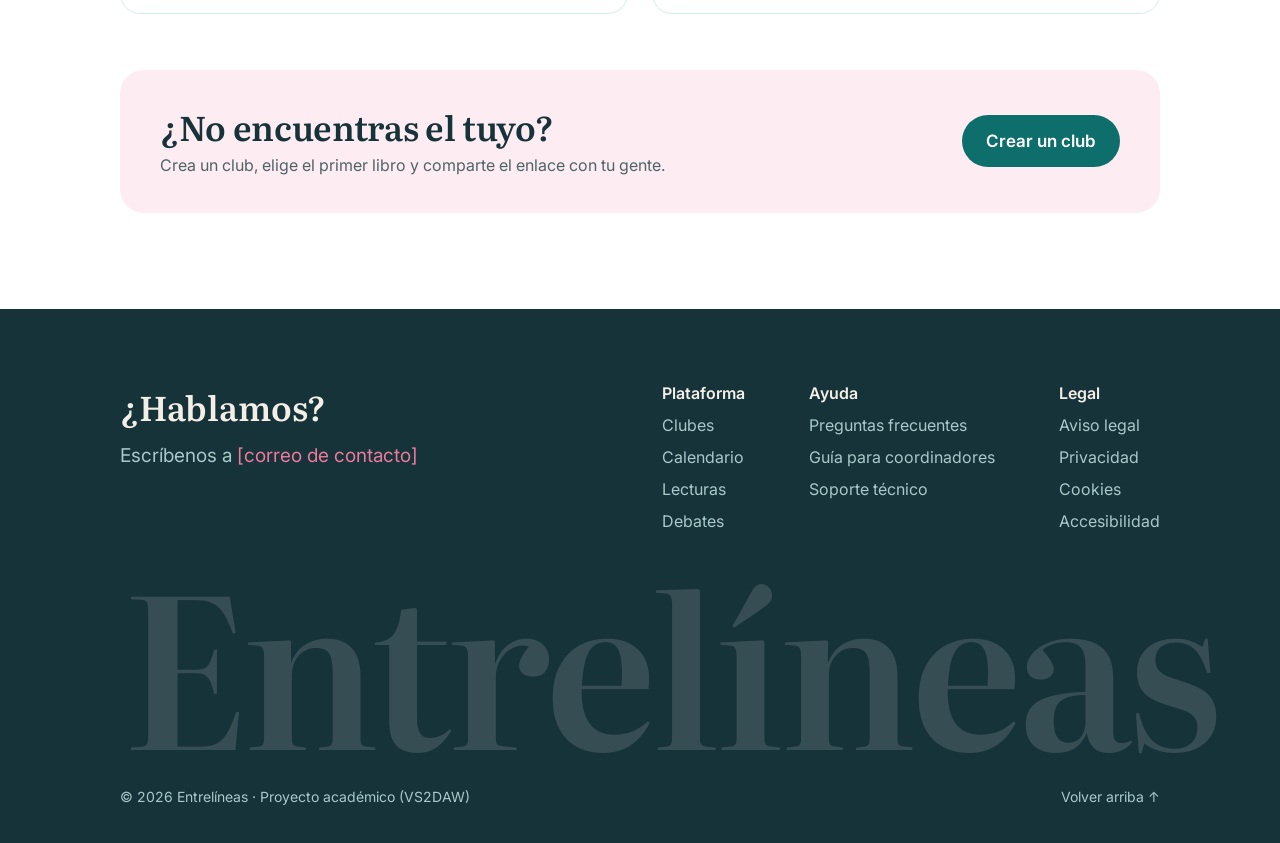
<file: clubes.html>
<!DOCTYPE html>
<html lang="es">
<head>
    <meta charset="UTF-8">
    <meta name="viewport" content="width=device-width, initial-scale=1">
    <title>Clubes · Entrelíneas</title>
    <meta name="description" content="Encuentra un club de lectura por libro, ciudad o lo que te apetezca leer ahora.">
    <link rel="icon" href="img/iconos/logo.svg" type="image/svg+xml">

    <link rel="preconnect" href="https://fonts.googleapis.com">
    <link rel="preconnect" href="https://fonts.gstatic.com" crossorigin>
    <link href="https://fonts.googleapis.com/css2?family=Caveat&family=Inter:wght@400;500;600&family=Literata:ital,opsz,wght@0,7..72,600;1,7..72,600&display=swap" rel="stylesheet">

    <link rel="stylesheet" href="css/bootstrap.min.css">
    <link rel="stylesheet" href="css/estilos.css">
    <link rel="stylesheet" href="css/paginas.css">
</head>
<body id="arriba">

<!-- ============ ENCABEZADO ============ -->
<header class="encabezado">
    <div class="contenedor encabezado__fila">
        <a href="index.html" class="logo" aria-label="Entrelíneas, inicio">
            <img src="img/iconos/logo.svg" alt="" width="40" height="40" class="logo__icono">
            <span class="logo__texto">Entrelíneas</span>
        </a>

        <nav class="menu-principal" id="menuPrincipal" aria-label="Menú principal">
            <a href="index.html" class="menu-principal__enlace">Inicio</a>
            <a href="clubes.html" class="menu-principal__enlace activo" aria-current="page">Clubes</a>
            <a href="calendario.html" class="menu-principal__enlace">Calendario</a>
            <a href="lecturas.html" class="menu-principal__enlace">Lecturas</a>
            <a href="debates.html" class="menu-principal__enlace">Debates</a>
        </nav>

        <div class="acceso">
            <a href="#" class="enlace-fuerte">Entrar</a>
            <a href="#" class="boton boton--mediano solo-escritorio">Crear cuenta</a>
            <button type="button" class="boton-menu solo-movil" id="botonMenu"
                    aria-label="Abrir menú" aria-expanded="false" aria-controls="menuPrincipal">
                <img src="img/iconos/menu.svg" alt="" width="22" height="22">
            </button>
        </div>
    </div>
</header>

<main>
    <!-- ============ CABECERA DE PÁGINA ============ -->
    <section class="cabecera-pagina">
        <div class="contenedor">
            <p class="manuscrita cabecera-pagina__antetitulo">cada lomo es un club abierto</p>
            <h1 class="cabecera-pagina__titulo">Clubes de lectura</h1>
            <p class="texto-grande cabecera-pagina__intro">Busca por libro, por ciudad o por lo que te apetezca leer ahora. Unirte es un clic y puedes salir cuando quieras.</p>
        </div>
    </section>

    <section class="cuerpo-pagina">
        <div class="contenedor">
            <form class="filtros" id="filtros" role="search" aria-label="Filtrar clubes">
                <div class="filtros__busqueda">
                    <label for="buscador" class="visually-hidden">Buscar clubes</label>
                    <input type="search" id="buscador" class="campo" placeholder="Busca por libro, club o ciudad…" autocomplete="off">
                </div>

                <div class="filtros__grupo">
                    <label for="filtroCiudad" class="etiqueta-campo">Ciudad</label>
                    <select id="filtroCiudad" class="selector">
                        <option value="">Todas</option>
                    </select>
                </div>

                <div class="filtros__grupo">
                    <span class="etiqueta-campo" id="tituloModalidad">Modalidad</span>
                    <div class="grupo-chips" id="filtroModalidad" role="group" aria-labelledby="tituloModalidad">
                        <button type="button" class="chip" data-valor="" aria-pressed="true">Todas</button>
                        <button type="button" class="chip" data-valor="presencial" aria-pressed="false">Presencial</button>
                        <button type="button" class="chip" data-valor="en línea" aria-pressed="false">En línea</button>
                    </div>
                </div>

                <div class="filtros__grupo">
                    <span class="etiqueta-campo" id="tituloGenero">Género</span>
                    <div class="grupo-chips" id="filtroGenero" role="group" aria-labelledby="tituloGenero"></div>
                </div>
            </form>

            <p class="resultados-info" id="resultadosInfo" aria-live="polite"></p>

            <div class="rejilla-clubes" id="rejillaClubes"></div>

            <div class="vacio" id="sinResultados" hidden>
                <p>No hay ningún club con esos filtros. Prueba con otros o crea el tuyo.</p>
                <button type="button" class="boton boton--mediano boton--secundario" id="limpiarFiltros">Quitar filtros</button>
            </div>

            <div class="aviso-crear">
                <div>
                    <h2 class="titulo-h2">¿No encuentras el tuyo?</h2>
                    <p class="secundario">Crea un club, elige el primer libro y comparte el enlace con tu gente.</p>
                </div>
                <a href="index.html#coordinadores" class="boton boton--grande">Crear un club</a>
            </div>
        </div>
    </section>
</main>

<!-- ============ PIE DE PÁGINA ============ -->
<footer class="pie">
    <div class="contenedor">
        <div class="pie__superior">
            <div class="pie__contacto">
                <p class="pie__titulo">¿Hablamos?</p>
                <p class="pie__correo">Escríbenos a <a href="#">[correo de contacto]</a></p>
            </div>

            <nav class="pie__enlaces solo-escritorio" aria-label="Enlaces del pie">
                <ul>
                    <li class="pie__cabecera-lista">Plataforma</li>
                    <li><a href="clubes.html">Clubes</a></li>
                    <li><a href="calendario.html">Calendario</a></li>
                    <li><a href="lecturas.html">Lecturas</a></li>
                    <li><a href="debates.html">Debates</a></li>
                </ul>
                <ul>
                    <li class="pie__cabecera-lista">Ayuda</li>
                    <li><a href="#">Preguntas frecuentes</a></li>
                    <li><a href="#">Guía para coordinadores</a></li>
                    <li><a href="#">Soporte técnico</a></li>
                </ul>
                <ul>
                    <li class="pie__cabecera-lista">Legal</li>
                    <li><a href="#">Aviso legal</a></li>
                    <li><a href="#">Privacidad</a></li>
                    <li><a href="#">Cookies</a></li>
                    <li><a href="#">Accesibilidad</a></li>
                </ul>
            </nav>

            <ul class="pie__enlaces-movil solo-movil">
                <li><a href="#">Ayuda</a></li>
                <li><a href="#">Guía para coordinadores</a></li>
                <li><a href="#">Aviso legal</a></li>
                <li><a href="#">Privacidad</a></li>
                <li><a href="#">Cookies</a></li>
                <li><a href="#">Accesibilidad</a></li>
            </ul>
        </div>

        <p class="pie__marca" aria-hidden="true">Entrelíneas</p>

        <div class="pie__copyright">
            <p class="mb-0">© 2026 Entrelíneas · Proyecto académico (VS2DAW)</p>
            <a href="#arriba" class="solo-escritorio">Volver arriba ↑</a>
        </div>
    </div>
</footer>

<!-- ============ NAVEGACIÓN INFERIOR (móvil) ============ -->
<nav class="nav-inferior solo-movil" aria-label="Navegación principal">
    <a href="index.html" class="nav-inferior__pestana">
        <img src="img/iconos/inicio.svg" alt="" width="22" height="22">Inicio
    </a>
    <a href="clubes.html" class="nav-inferior__pestana activa" aria-current="page">
        <img src="img/iconos/clubes.svg" alt="" width="22" height="22">Clubes
    </a>
    <a href="calendario.html" class="nav-inferior__pestana">
        <img src="img/iconos/calendario.svg" alt="" width="22" height="22">Calendario
    </a>
    <a href="lecturas.html" class="nav-inferior__pestana">
        <img src="img/iconos/lecturas.svg" alt="" width="22" height="22">Lecturas
    </a>
    <a href="debates.html" class="nav-inferior__pestana">
        <img src="img/iconos/debates.svg" alt="" width="22" height="22">Debates
    </a>
</nav>

<p class="aviso-vivo" id="avisoVivo" role="status" aria-live="polite"></p>

<script src="js/datos.js"></script>
<script src="js/comun.js"></script>
<script src="js/clubes.js"></script>
</body>
</html>
</file>
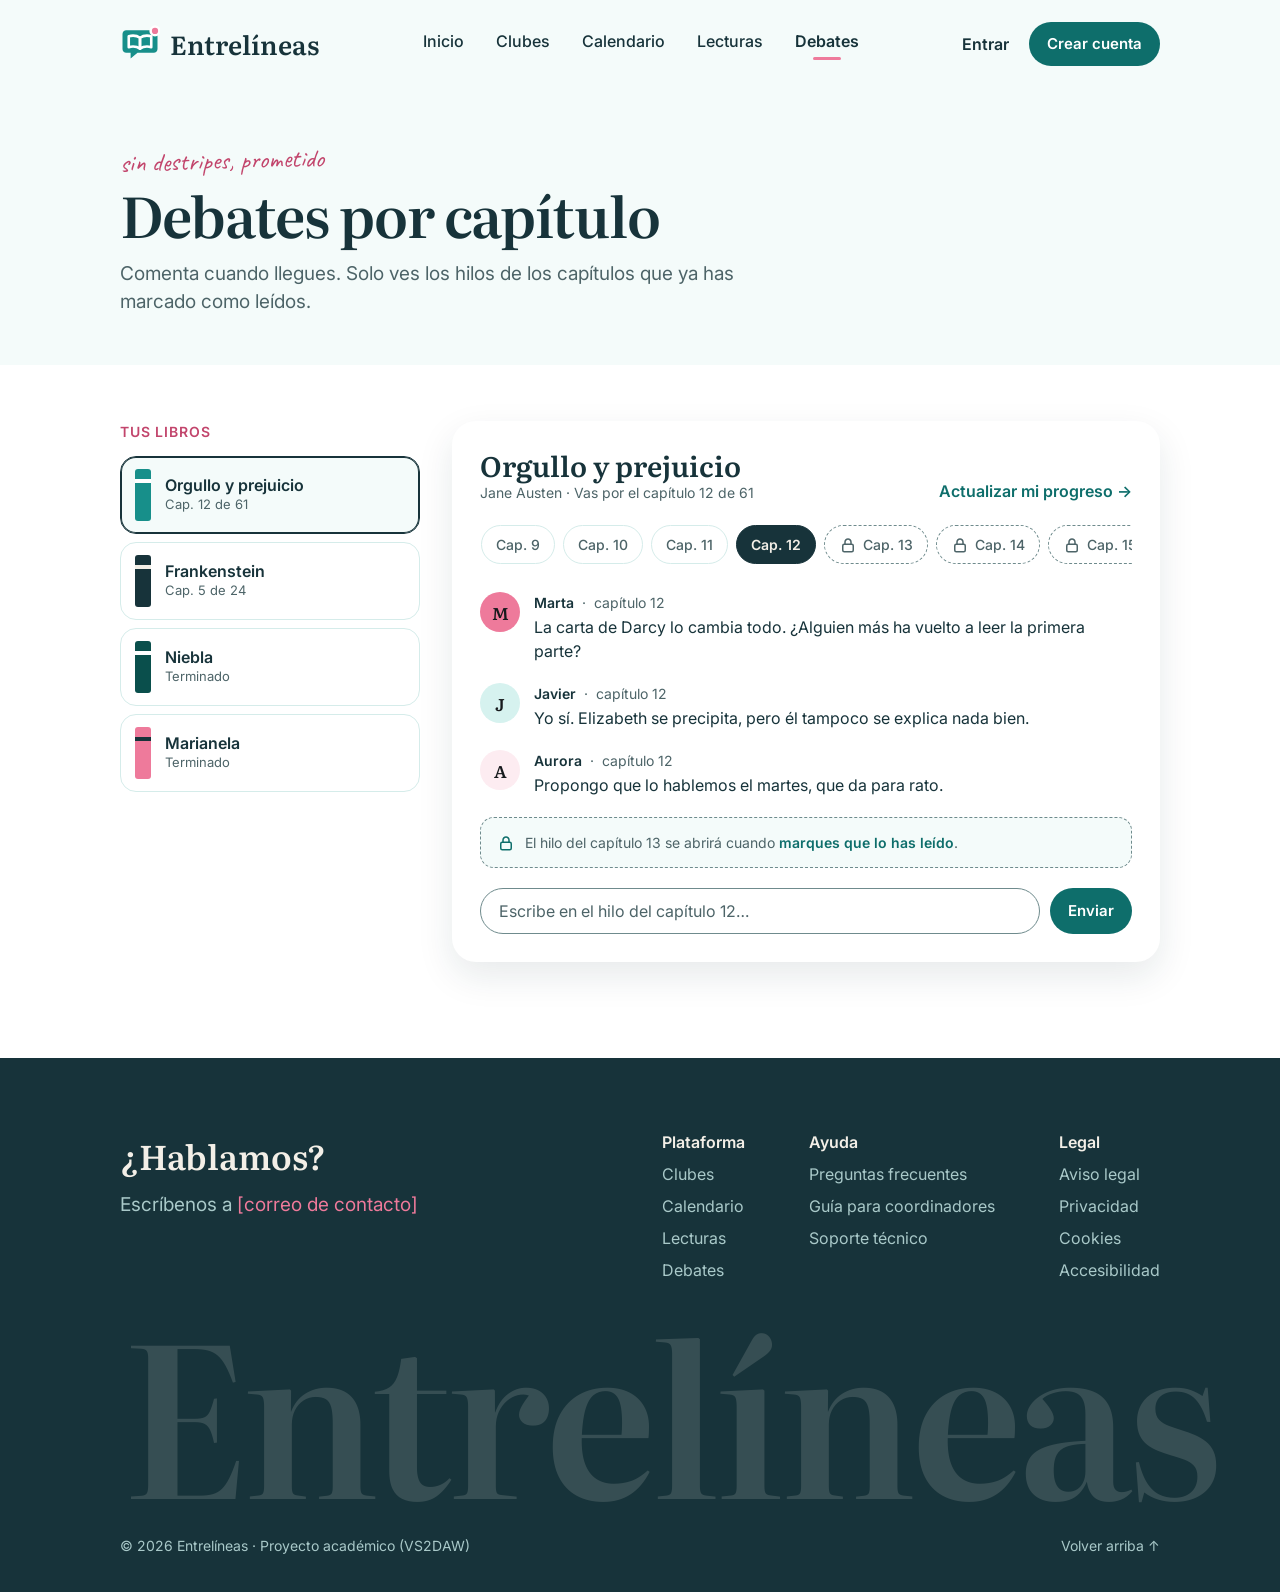
<file: debates.html>
<!DOCTYPE html>
<html lang="es">
<head>
    <meta charset="UTF-8">
    <meta name="viewport" content="width=device-width, initial-scale=1">
    <title>Debates · Entrelíneas</title>
    <meta name="description" content="Debates de lectura por capítulo, sin destripes.">
    <link rel="icon" href="img/iconos/logo.svg" type="image/svg+xml">

    <link rel="preconnect" href="https://fonts.googleapis.com">
    <link rel="preconnect" href="https://fonts.gstatic.com" crossorigin>
    <link href="https://fonts.googleapis.com/css2?family=Caveat&family=Inter:wght@400;500;600&family=Literata:ital,opsz,wght@0,7..72,600;1,7..72,600&display=swap" rel="stylesheet">

    <link rel="stylesheet" href="css/bootstrap.min.css">
    <link rel="stylesheet" href="css/estilos.css">
    <link rel="stylesheet" href="css/paginas.css">
</head>
<body id="arriba">

<!-- ============ ENCABEZADO ============ -->
<header class="encabezado">
    <div class="contenedor encabezado__fila">
        <a href="index.html" class="logo" aria-label="Entrelíneas, inicio">
            <img src="img/iconos/logo.svg" alt="" width="40" height="40" class="logo__icono">
            <span class="logo__texto">Entrelíneas</span>
        </a>

        <nav class="menu-principal" id="menuPrincipal" aria-label="Menú principal">
            <a href="index.html" class="menu-principal__enlace">Inicio</a>
            <a href="clubes.html" class="menu-principal__enlace">Clubes</a>
            <a href="calendario.html" class="menu-principal__enlace">Calendario</a>
            <a href="lecturas.html" class="menu-principal__enlace">Lecturas</a>
            <a href="debates.html" class="menu-principal__enlace activo" aria-current="page">Debates</a>
        </nav>

        <div class="acceso">
            <a href="#" class="enlace-fuerte">Entrar</a>
            <a href="#" class="boton boton--mediano solo-escritorio">Crear cuenta</a>
            <button type="button" class="boton-menu solo-movil" id="botonMenu"
                    aria-label="Abrir menú" aria-expanded="false" aria-controls="menuPrincipal">
                <img src="img/iconos/menu.svg" alt="" width="22" height="22">
            </button>
        </div>
    </div>
</header>

<main>
    <!-- ============ CABECERA DE PÁGINA ============ -->
    <section class="cabecera-pagina">
        <div class="contenedor">
            <p class="manuscrita cabecera-pagina__antetitulo">sin destripes, prometido</p>
            <h1 class="cabecera-pagina__titulo">Debates por capítulo</h1>
            <p class="texto-grande cabecera-pagina__intro">Comenta cuando llegues. Solo ves los hilos de los capítulos que ya has marcado como leídos.</p>
        </div>
    </section>

    <section class="cuerpo-pagina">
        <div class="contenedor debates-layout">
            <aside aria-labelledby="tituloLateral">
                <p class="debates-lateral__titulo" id="tituloLateral">Tus libros</p>
                <ul class="lista-libros" id="listaLibros"></ul>
            </aside>

            <div class="hilo hilo--completo" id="hilo">
                <div class="hilo__cabecera">
                    <div>
                        <h2 class="hilo__titulo" id="hiloTitulo">Libro</h2>
                        <p class="hilo__meta" id="hiloMeta"></p>
                    </div>
                    <a href="lecturas.html" class="enlace-fuerte enlace-turquesa">Actualizar mi progreso →</a>
                </div>

                <div class="hilo__capitulos hilo__capitulos--scroll" id="listaCapitulos" role="tablist" aria-label="Capítulos"></div>

                <div class="hilo__mensajes" id="hiloMensajes" role="tabpanel" aria-live="polite"></div>

                <div class="capitulo-cerrado" id="avisoCerrado">
                    <img src="img/iconos/candado-aviso.svg" alt="" width="18" height="18">
                    <span id="textoCerrado"></span>
                </div>

                <form class="responder" id="formResponder">
                    <label for="campoRespuesta" class="visually-hidden">Escribe un mensaje</label>
                    <input type="text" id="campoRespuesta" class="responder__campo" placeholder="Escribe en el hilo…" autocomplete="off" maxlength="500">
                    <button type="submit" class="boton boton--mediano">Enviar</button>
                </form>
            </div>
        </div>
    </section>
</main>

<!-- ============ PIE DE PÁGINA ============ -->
<footer class="pie">
    <div class="contenedor">
        <div class="pie__superior">
            <div class="pie__contacto">
                <p class="pie__titulo">¿Hablamos?</p>
                <p class="pie__correo">Escríbenos a <a href="#">[correo de contacto]</a></p>
            </div>

            <nav class="pie__enlaces solo-escritorio" aria-label="Enlaces del pie">
                <ul>
                    <li class="pie__cabecera-lista">Plataforma</li>
                    <li><a href="clubes.html">Clubes</a></li>
                    <li><a href="calendario.html">Calendario</a></li>
                    <li><a href="lecturas.html">Lecturas</a></li>
                    <li><a href="debates.html">Debates</a></li>
                </ul>
                <ul>
                    <li class="pie__cabecera-lista">Ayuda</li>
                    <li><a href="#">Preguntas frecuentes</a></li>
                    <li><a href="#">Guía para coordinadores</a></li>
                    <li><a href="#">Soporte técnico</a></li>
                </ul>
                <ul>
                    <li class="pie__cabecera-lista">Legal</li>
                    <li><a href="#">Aviso legal</a></li>
                    <li><a href="#">Privacidad</a></li>
                    <li><a href="#">Cookies</a></li>
                    <li><a href="#">Accesibilidad</a></li>
                </ul>
            </nav>

            <ul class="pie__enlaces-movil solo-movil">
                <li><a href="#">Ayuda</a></li>
                <li><a href="#">Guía para coordinadores</a></li>
                <li><a href="#">Aviso legal</a></li>
                <li><a href="#">Privacidad</a></li>
                <li><a href="#">Cookies</a></li>
                <li><a href="#">Accesibilidad</a></li>
            </ul>
        </div>

        <p class="pie__marca" aria-hidden="true">Entrelíneas</p>

        <div class="pie__copyright">
            <p class="mb-0">© 2026 Entrelíneas · Proyecto académico (VS2DAW)</p>
            <a href="#arriba" class="solo-escritorio">Volver arriba ↑</a>
        </div>
    </div>
</footer>

<!-- ============ NAVEGACIÓN INFERIOR (móvil) ============ -->
<nav class="nav-inferior solo-movil" aria-label="Navegación principal">
    <a href="index.html" class="nav-inferior__pestana">
        <img src="img/iconos/inicio.svg" alt="" width="22" height="22">Inicio
    </a>
    <a href="clubes.html" class="nav-inferior__pestana">
        <img src="img/iconos/clubes.svg" alt="" width="22" height="22">Clubes
    </a>
    <a href="calendario.html" class="nav-inferior__pestana">
        <img src="img/iconos/calendario.svg" alt="" width="22" height="22">Calendario
    </a>
    <a href="lecturas.html" class="nav-inferior__pestana">
        <img src="img/iconos/lecturas.svg" alt="" width="22" height="22">Lecturas
    </a>
    <a href="debates.html" class="nav-inferior__pestana activa" aria-current="page">
        <img src="img/iconos/debates.svg" alt="" width="22" height="22">Debates
    </a>
</nav>

<p class="aviso-vivo" id="avisoVivo" role="status" aria-live="polite"></p>

<script src="js/datos.js"></script>
<script src="js/comun.js"></script>
<script src="js/debates.js"></script>
</body>
</html>
</file>
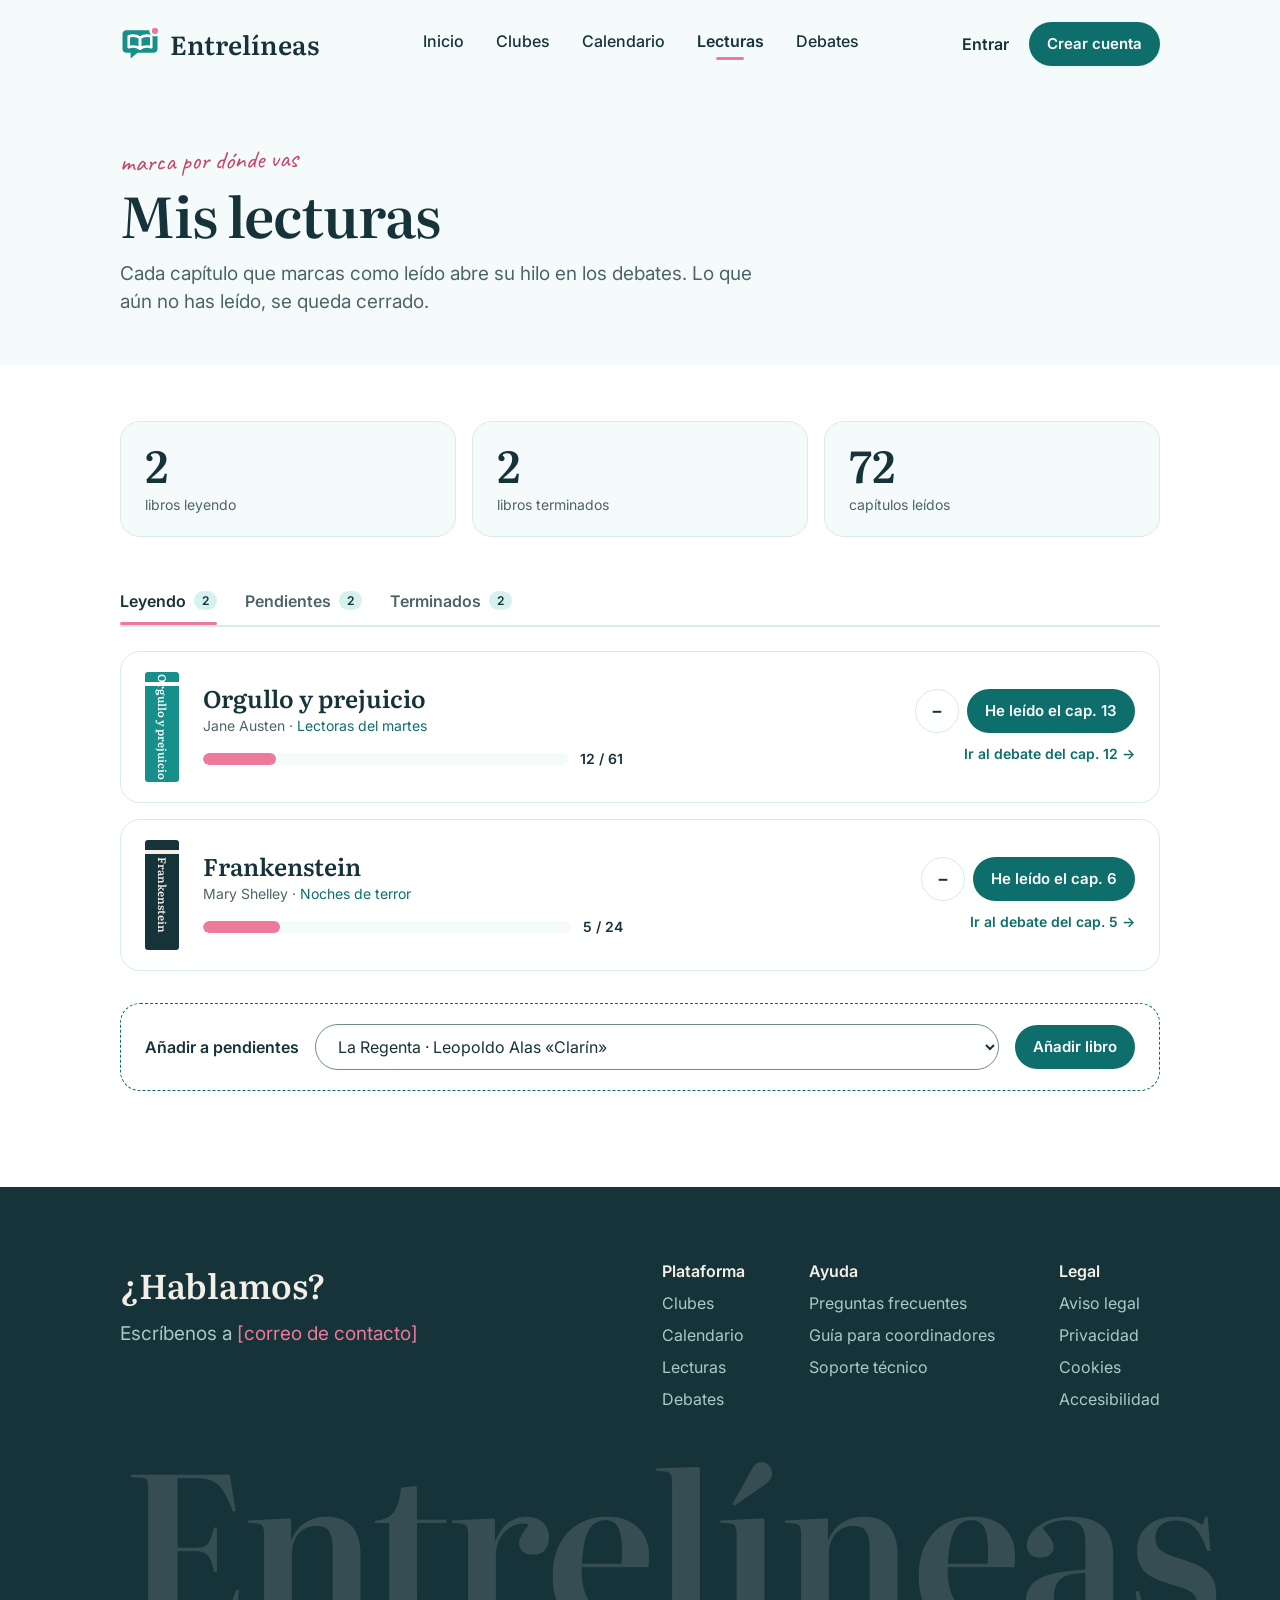
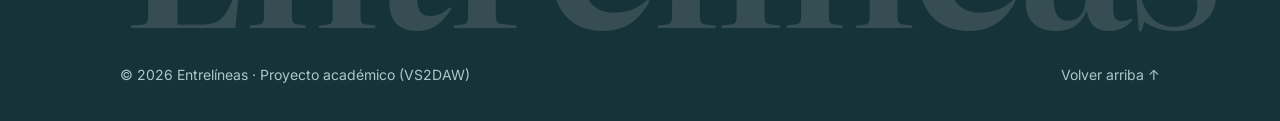
<file: lecturas.html>
<!DOCTYPE html>
<html lang="es">
<head>
    <meta charset="UTF-8">
    <meta name="viewport" content="width=device-width, initial-scale=1">
    <title>Mis lecturas · Entrelíneas</title>
    <meta name="description" content="Marca por qué capítulo vas en cada libro y desbloquea sus debates.">
    <link rel="icon" href="img/iconos/logo.svg" type="image/svg+xml">

    <link rel="preconnect" href="https://fonts.googleapis.com">
    <link rel="preconnect" href="https://fonts.gstatic.com" crossorigin>
    <link href="https://fonts.googleapis.com/css2?family=Caveat&family=Inter:wght@400;500;600&family=Literata:ital,opsz,wght@0,7..72,600;1,7..72,600&display=swap" rel="stylesheet">

    <link rel="stylesheet" href="css/bootstrap.min.css">
    <link rel="stylesheet" href="css/estilos.css">
    <link rel="stylesheet" href="css/paginas.css">
</head>
<body id="arriba">

<!-- ============ ENCABEZADO ============ -->
<header class="encabezado">
    <div class="contenedor encabezado__fila">
        <a href="index.html" class="logo" aria-label="Entrelíneas, inicio">
            <img src="img/iconos/logo.svg" alt="" width="40" height="40" class="logo__icono">
            <span class="logo__texto">Entrelíneas</span>
        </a>

        <nav class="menu-principal" id="menuPrincipal" aria-label="Menú principal">
            <a href="index.html" class="menu-principal__enlace">Inicio</a>
            <a href="clubes.html" class="menu-principal__enlace">Clubes</a>
            <a href="calendario.html" class="menu-principal__enlace">Calendario</a>
            <a href="lecturas.html" class="menu-principal__enlace activo" aria-current="page">Lecturas</a>
            <a href="debates.html" class="menu-principal__enlace">Debates</a>
        </nav>

        <div class="acceso">
            <a href="#" class="enlace-fuerte">Entrar</a>
            <a href="#" class="boton boton--mediano solo-escritorio">Crear cuenta</a>
            <button type="button" class="boton-menu solo-movil" id="botonMenu"
                    aria-label="Abrir menú" aria-expanded="false" aria-controls="menuPrincipal">
                <img src="img/iconos/menu.svg" alt="" width="22" height="22">
            </button>
        </div>
    </div>
</header>

<main>
    <!-- ============ CABECERA DE PÁGINA ============ -->
    <section class="cabecera-pagina">
        <div class="contenedor">
            <p class="manuscrita cabecera-pagina__antetitulo">marca por dónde vas</p>
            <h1 class="cabecera-pagina__titulo">Mis lecturas</h1>
            <p class="texto-grande cabecera-pagina__intro">Cada capítulo que marcas como leído abre su hilo en los debates. Lo que aún no has leído, se queda cerrado.</p>
        </div>
    </section>

    <section class="cuerpo-pagina">
        <div class="contenedor">
            <div class="resumen-lecturas">
                <div class="dato-tarjeta">
                    <span class="dato-tarjeta__numero" id="totalLeyendo">0</span>
                    <span class="dato-tarjeta__texto">libros leyendo</span>
                </div>
                <div class="dato-tarjeta">
                    <span class="dato-tarjeta__numero" id="totalTerminados">0</span>
                    <span class="dato-tarjeta__texto">libros terminados</span>
                </div>
                <div class="dato-tarjeta">
                    <span class="dato-tarjeta__numero" id="totalCapitulos">0</span>
                    <span class="dato-tarjeta__texto">capítulos leídos</span>
                </div>
            </div>

            <div class="pestanas" role="tablist" aria-label="Estado de las lecturas">
                <button type="button" class="pestana" role="tab" id="pestana-leyendo" aria-controls="listaLecturas" aria-selected="true" data-estado="leyendo">
                    Leyendo <span class="pestana__contador" data-contador="leyendo">0</span>
                </button>
                <button type="button" class="pestana" role="tab" id="pestana-pendiente" aria-controls="listaLecturas" aria-selected="false" data-estado="pendiente">
                    Pendientes <span class="pestana__contador" data-contador="pendiente">0</span>
                </button>
                <button type="button" class="pestana" role="tab" id="pestana-terminado" aria-controls="listaLecturas" aria-selected="false" data-estado="terminado">
                    Terminados <span class="pestana__contador" data-contador="terminado">0</span>
                </button>
            </div>

            <div class="lista-lecturas" id="listaLecturas" role="tabpanel" aria-labelledby="pestana-leyendo"></div>

            <div class="vacio" id="lecturasVacias" hidden>
                <p id="textoVacio">No hay libros aquí todavía.</p>
                <a href="clubes.html" class="boton boton--mediano boton--secundario">Buscar un club</a>
            </div>

            <form class="anadir-lectura" id="formAnadir">
                <label for="selectorLibro">Añadir a pendientes</label>
                <select id="selectorLibro" class="selector"></select>
                <button type="submit" class="boton boton--mediano">Añadir libro</button>
            </form>
        </div>
    </section>
</main>

<!-- ============ PIE DE PÁGINA ============ -->
<footer class="pie">
    <div class="contenedor">
        <div class="pie__superior">
            <div class="pie__contacto">
                <p class="pie__titulo">¿Hablamos?</p>
                <p class="pie__correo">Escríbenos a <a href="#">[correo de contacto]</a></p>
            </div>

            <nav class="pie__enlaces solo-escritorio" aria-label="Enlaces del pie">
                <ul>
                    <li class="pie__cabecera-lista">Plataforma</li>
                    <li><a href="clubes.html">Clubes</a></li>
                    <li><a href="calendario.html">Calendario</a></li>
                    <li><a href="lecturas.html">Lecturas</a></li>
                    <li><a href="debates.html">Debates</a></li>
                </ul>
                <ul>
                    <li class="pie__cabecera-lista">Ayuda</li>
                    <li><a href="#">Preguntas frecuentes</a></li>
                    <li><a href="#">Guía para coordinadores</a></li>
                    <li><a href="#">Soporte técnico</a></li>
                </ul>
                <ul>
                    <li class="pie__cabecera-lista">Legal</li>
                    <li><a href="#">Aviso legal</a></li>
                    <li><a href="#">Privacidad</a></li>
                    <li><a href="#">Cookies</a></li>
                    <li><a href="#">Accesibilidad</a></li>
                </ul>
            </nav>

            <ul class="pie__enlaces-movil solo-movil">
                <li><a href="#">Ayuda</a></li>
                <li><a href="#">Guía para coordinadores</a></li>
                <li><a href="#">Aviso legal</a></li>
                <li><a href="#">Privacidad</a></li>
                <li><a href="#">Cookies</a></li>
                <li><a href="#">Accesibilidad</a></li>
            </ul>
        </div>

        <p class="pie__marca" aria-hidden="true">Entrelíneas</p>

        <div class="pie__copyright">
            <p class="mb-0">© 2026 Entrelíneas · Proyecto académico (VS2DAW)</p>
            <a href="#arriba" class="solo-escritorio">Volver arriba ↑</a>
        </div>
    </div>
</footer>

<!-- ============ NAVEGACIÓN INFERIOR (móvil) ============ -->
<nav class="nav-inferior solo-movil" aria-label="Navegación principal">
    <a href="index.html" class="nav-inferior__pestana">
        <img src="img/iconos/inicio.svg" alt="" width="22" height="22">Inicio
    </a>
    <a href="clubes.html" class="nav-inferior__pestana">
        <img src="img/iconos/clubes.svg" alt="" width="22" height="22">Clubes
    </a>
    <a href="calendario.html" class="nav-inferior__pestana">
        <img src="img/iconos/calendario.svg" alt="" width="22" height="22">Calendario
    </a>
    <a href="lecturas.html" class="nav-inferior__pestana activa" aria-current="page">
        <img src="img/iconos/lecturas.svg" alt="" width="22" height="22">Lecturas
    </a>
    <a href="debates.html" class="nav-inferior__pestana">
        <img src="img/iconos/debates.svg" alt="" width="22" height="22">Debates
    </a>
</nav>

<p class="aviso-vivo" id="avisoVivo" role="status" aria-live="polite"></p>

<script src="js/datos.js"></script>
<script src="js/comun.js"></script>
<script src="js/lecturas.js"></script>
</body>
</html>
</file>
<file: css/paginas.css>
/* =========================================================
   Entrelíneas · Páginas interiores
   (Clubes, Calendario, Lecturas, Debates)
   Se carga después de estilos.css y usa sus mismos tokens.
   ========================================================= */

/* ---------- Colores de libro reutilizables ---------- */
.color--turquesa-medio  { background: var(--turquesa-medio);  color: var(--blanco); }
.color--turquesa-oscuro { background: var(--turquesa-oscuro); color: var(--blanco); }
.color--tinta           { background: var(--tinta-principal); color: var(--texto-sobre-oscuro); }
.color--rosa            { background: var(--rosa-acento);     color: var(--tinta-principal); }
.color--turquesa-suave  { background: var(--turquesa-suave);  color: var(--tinta-principal); }
.color--rosa-suave      { background: var(--fondo-seccion);   color: var(--tinta-principal); }

/* Lomo pequeño (decorativo) */
.lomo--mini {
    font-size: 11px;
    cursor: default;
    border-radius: 3px;
}
.lomo--mini::before { top: 10px; height: 4px; }
.lomo--mini:hover { transform: none; }
.lomo--sin-texto { font-size: 0; }

/* ---------- Botones ---------- */
.boton--secundario {
    background: transparent;
    color: var(--turquesa-principal);
    box-shadow: inset 0 0 0 1.5px var(--turquesa-principal);
}
.boton--secundario:hover { background: var(--turquesa-suave); color: var(--turquesa-oscuro); }

.boton-icono {
    display: inline-flex;
    align-items: center;
    justify-content: center;
    width: 44px;
    height: 44px;
    flex-shrink: 0;
    border: 1.5px solid var(--borde-sutil);
    border-radius: 50%;
    background: var(--blanco);
    color: var(--tinta-principal);
    font-size: 18px;
    font-weight: 600;
    line-height: 1;
}
.boton-icono:hover { background: var(--fondo-claro); border-color: var(--borde-control); }
.boton-icono:disabled { opacity: .4; cursor: not-allowed; }

/* ---------- Cabecera de página ---------- */
.cabecera-pagina { padding: 56px 0 48px; }
.cabecera-pagina__antetitulo { display: inline-block; transform: rotate(-1.5deg); margin-bottom: 8px; }
.cabecera-pagina__titulo {
    font-family: var(--fuente-titulos);
    font-weight: 600;
    font-size: 56px;
    line-height: 1.05;
    letter-spacing: -1.12px;
    margin: 0 0 16px;
}
.cabecera-pagina__intro { color: var(--tinta-secundario); max-width: 640px; }

.cuerpo-pagina { background: var(--blanco); padding: 56px 0 96px; }

/* ---------- Campos de formulario ---------- */
.campo, .selector {
    height: 46px;
    padding: 0 18px;
    border: 1px solid var(--borde-control);
    border-radius: 999px;
    background-color: var(--blanco);
    font: inherit;
    color: var(--tinta-principal);
}
.campo::placeholder { color: var(--tinta-secundario); }
.selector { padding-right: 40px; cursor: pointer; }

.etiqueta-campo { font-weight: 600; font-size: 14px; color: var(--tinta-secundario); }

/* ---------- Chips de filtro ---------- */
.grupo-chips { display: flex; flex-wrap: wrap; gap: 8px; }
.chip {
    padding: 8px 14px;
    border: 1.5px solid var(--borde-sutil);
    border-radius: 999px;
    background: var(--blanco);
    color: var(--tinta-secundario);
    font-weight: 500;
    font-size: 14px;
    line-height: 1.5;
    cursor: pointer;
}
.chip:hover { border-color: var(--borde-control); }
.chip[aria-pressed="true"] {
    background: var(--tinta-principal);
    border-color: var(--tinta-principal);
    color: var(--texto-sobre-oscuro);
    font-weight: 600;
}

/* ---------- Aviso flotante (lo lee también el lector de pantalla) ---------- */
.aviso-vivo {
    position: fixed;
    left: 50%;
    bottom: 24px;
    z-index: 60;
    max-width: calc(100% - 32px);
    padding: 12px 20px;
    border-radius: 999px;
    background: var(--tinta-principal);
    color: var(--texto-sobre-oscuro);
    font-weight: 500;
    font-size: 15px;
    box-shadow: 0 12px 28px rgba(23, 51, 59, 0.2);
    transform: translate(-50%, 140%);
    opacity: 0;
    transition: transform .25s, opacity .25s;
    pointer-events: none;
}
.aviso-vivo.visible { transform: translate(-50%, 0); opacity: 1; }

/* =========================================================
   CLUBES
   ========================================================= */
.filtros {
    display: flex;
    flex-wrap: wrap;
    align-items: center;
    gap: 16px 24px;
    padding: 20px;
    margin-bottom: 24px;
    background: var(--fondo-claro);
    border: 1px solid var(--borde-sutil);
    border-radius: 20px;
}
.filtros__busqueda { flex: 1 1 280px; display: flex; }
.filtros__busqueda .campo { width: 100%; }
.filtros__grupo { display: flex; align-items: center; gap: 10px; flex-wrap: wrap; }

.resultados-info { font-size: 14px; color: var(--tinta-secundario); margin-bottom: 16px; }

.rejilla-clubes {
    display: grid;
    grid-template-columns: repeat(auto-fill, minmax(min(340px, 100%), 1fr));
    gap: 24px;
}

.club-tarjeta {
    display: flex;
    flex-direction: column;
    background: var(--blanco);
    border: 1px solid var(--borde-sutil);
    border-radius: 20px;
    overflow: hidden;
    scroll-margin-top: 100px;
    transition: box-shadow .2s, transform .2s;
}
.club-tarjeta:hover { box-shadow: var(--sombra-tarjeta); transform: translateY(-2px); }
.club-tarjeta--destacada { box-shadow: 0 0 0 3px var(--rosa-acento), var(--sombra-tarjeta); }

.club-tarjeta__portada {
    position: relative;
    display: flex;
    align-items: flex-end;
    gap: 4px;
    height: 132px;
    padding: 0 24px;
    background: var(--fondo-claro);
    border-bottom: 10px solid var(--tinta-principal);
}
.club-tarjeta__etiquetas {
    position: absolute;
    top: 16px;
    right: 16px;
    display: flex;
    gap: 6px;
}
.pastilla {
    padding: 2px 10px;
    border: 1px solid var(--borde-control);
    border-radius: 999px;
    background: var(--blanco);
    font-size: 12px;
    line-height: 1.5;
    color: var(--tinta-secundario);
    white-space: nowrap;
}
.pastilla--rosa { background: var(--fondo-seccion); border-color: var(--rosa-acento); color: var(--rosa-oscuro); font-weight: 600; }

.club-tarjeta__cuerpo { flex: 1; display: flex; flex-direction: column; gap: 10px; padding: 22px 24px 24px; }
.club-tarjeta__nombre { font-family: var(--fuente-titulos); font-weight: 600; font-size: 24px; line-height: 1.2; margin: 0; }
.club-tarjeta__libro { font-size: 14px; color: var(--tinta-secundario); }
.club-tarjeta__libro strong { color: var(--tinta-principal); font-weight: 600; }
.club-tarjeta__datos { margin: 4px 0 0; font-size: 14px; }
.club-tarjeta__datos > div { display: flex; justify-content: space-between; gap: 12px; padding: 6px 0; border-top: 1px solid var(--borde-sutil); }
.club-tarjeta__datos dt { font-weight: 400; color: var(--tinta-secundario); }
.club-tarjeta__datos dd { margin: 0; font-weight: 600; text-align: right; }
.club-tarjeta__plazas { display: flex; flex-direction: column; gap: 6px; margin: 4px 0 8px; font-size: 14px; color: var(--tinta-secundario); }
.club-tarjeta__plazas .barra { height: 8px; }
.club-tarjeta__pie { margin-top: auto; }

.vacio {
    padding: 48px 24px;
    border: 1.5px dashed var(--borde-control);
    border-radius: 20px;
    text-align: center;
    color: var(--tinta-secundario);
}
.vacio p { margin-bottom: 16px; }

.aviso-crear {
    display: flex;
    align-items: center;
    justify-content: space-between;
    gap: 24px;
    margin-top: 56px;
    padding: 36px 40px;
    background: var(--fondo-seccion);
    border-radius: 24px;
}
.aviso-crear .titulo-h2 { margin-bottom: 6px; }

/* =========================================================
   CALENDARIO
   ========================================================= */
.calendario-layout {
    display: grid;
    grid-template-columns: minmax(0, 1fr) 360px;
    gap: 32px;
    align-items: start;
}

.calendario {
    padding: 24px;
    background: var(--blanco);
    border: 1px solid var(--borde-sutil);
    border-radius: 24px;
    box-shadow: var(--sombra-tarjeta);
}
.calendario__cabecera {
    display: flex;
    flex-wrap: wrap;
    align-items: center;
    justify-content: space-between;
    gap: 16px;
    margin-bottom: 20px;
}
.calendario__mes { font-family: var(--fuente-titulos); font-weight: 600; font-size: 28px; margin: 0; min-width: 230px; }
.calendario__navegacion { display: flex; align-items: center; gap: 8px; }

.interruptor { display: inline-flex; align-items: center; gap: 10px; font-weight: 600; font-size: 14px; cursor: pointer; }
.interruptor input {
    appearance: none;
    position: relative;
    width: 42px;
    height: 24px;
    margin: 0;
    border-radius: 999px;
    background: var(--borde-control);
    cursor: pointer;
    transition: background-color .2s;
}
.interruptor input::before {
    content: "";
    position: absolute;
    top: 3px;
    left: 3px;
    width: 18px;
    height: 18px;
    border-radius: 50%;
    background: var(--blanco);
    transition: transform .2s;
}
.interruptor input:checked { background: var(--turquesa-principal); }
.interruptor input:checked::before { transform: translateX(18px); }

.calendario__semana,
.calendario__dias { display: grid; grid-template-columns: repeat(7, minmax(0, 1fr)); gap: 6px; }
.calendario__semana {
    margin-bottom: 8px;
    font-weight: 600;
    font-size: 12px;
    letter-spacing: 0.72px;
    text-transform: uppercase;
    text-align: center;
    color: var(--tinta-secundario);
}

.dia {
    display: flex;
    flex-direction: column;
    gap: 4px;
    min-height: 100px;
    min-width: 0;
    padding: 8px;
    border: 1px solid var(--borde-sutil);
    border-radius: 12px;
    background: var(--blanco);
    color: var(--tinta-principal);
    font: inherit;
    text-align: left;
    cursor: pointer;
    transition: background-color .15s;
}
.dia:hover { background: var(--fondo-claro); }
.dia--vacio { border: 0; background: transparent; cursor: default; }
.dia--vacio:hover { background: transparent; }
.dia--pasado .dia__numero { color: var(--tinta-secundario); }
.dia[aria-pressed="true"] { border-color: var(--tinta-principal); box-shadow: inset 0 0 0 1px var(--tinta-principal); background: var(--fondo-claro); }
.dia__numero { align-self: flex-start; padding: 0 6px; border-radius: 999px; font-weight: 600; font-size: 14px; }
.dia--hoy .dia__numero { background: var(--rosa-acento); color: var(--tinta-principal); }
.dia__evento {
    padding: 2px 6px;
    border-radius: 6px;
    font-size: 11px;
    line-height: 1.4;
    white-space: nowrap;
    overflow: hidden;
    text-overflow: ellipsis;
}
.dia__mas { font-size: 11px; color: var(--tinta-secundario); padding-left: 2px; }
.dia__puntos { display: none; gap: 3px; flex-wrap: wrap; }
.punto { width: 6px; height: 6px; border-radius: 50%; box-shadow: inset 0 0 0 1px rgba(23, 51, 59, .25); }

.agenda {
    padding: 24px;
    background: var(--fondo-claro);
    border: 1px solid var(--borde-sutil);
    border-radius: 24px;
}
.agenda__titulo { font-family: var(--fuente-titulos); font-weight: 600; font-size: 22px; line-height: 1.25; margin: 0 0 4px; }
.agenda__lista { display: flex; flex-direction: column; gap: 12px; margin: 18px 0 0; padding: 0; list-style: none; }
.agenda__vacio { margin-top: 18px; color: var(--tinta-secundario); font-size: 15px; }

.entrada--lista { box-shadow: none; border: 1px solid var(--borde-sutil); border-radius: 16px; white-space: normal; }
.entrada--lista .entrada__resguardo { padding: 14px 16px; min-width: 92px; }
.entrada--lista .entrada__hora { font-size: 24px; }
.entrada--lista .entrada__datos { flex: 1; min-width: 0; padding: 14px 16px; gap: 2px; }
.entrada--lista .entrada__club { font-size: 16px; line-height: 1.4; }

/* =========================================================
   LECTURAS
   ========================================================= */
.resumen-lecturas { display: grid; grid-template-columns: repeat(3, 1fr); gap: 16px; margin-bottom: 40px; }
.dato-tarjeta { padding: 20px 24px; background: var(--fondo-claro); border: 1px solid var(--borde-sutil); border-radius: 20px; }
.dato-tarjeta__numero { display: block; font-family: var(--fuente-titulos); font-weight: 600; font-size: 44px; line-height: 1; margin-bottom: 6px; }
.dato-tarjeta__texto { font-size: 14px; color: var(--tinta-secundario); }

.pestanas { display: flex; gap: 28px; margin-bottom: 24px; border-bottom: 2px solid var(--borde-sutil); overflow-x: auto; }
.pestana {
    position: relative;
    flex-shrink: 0;
    display: inline-flex;
    align-items: center;
    gap: 8px;
    padding: 12px 0;
    border: 0;
    background: none;
    color: var(--tinta-secundario);
    font-weight: 600;
    font-size: 16px;
}
.pestana::after {
    content: "";
    position: absolute;
    left: 0;
    right: 0;
    bottom: 0;
    height: 3px;
    border-radius: 2px;
    background: var(--rosa-acento);
    transform: scaleX(0);
    transition: transform .2s;
}
.pestana[aria-selected="true"] { color: var(--tinta-principal); }
.pestana[aria-selected="true"]::after { transform: scaleX(1); }
.pestana__contador { padding: 0 8px; border-radius: 999px; background: var(--turquesa-suave); color: var(--tinta-principal); font-size: 12px; line-height: 1.6; }

.lista-lecturas { display: grid; gap: 16px; }
.lectura {
    display: grid;
    grid-template-columns: auto minmax(0, 1fr) auto;
    align-items: center;
    gap: 24px;
    padding: 20px 24px;
    background: var(--blanco);
    border: 1px solid var(--borde-sutil);
    border-radius: 20px;
}
.lectura__titulo { font-family: var(--fuente-titulos); font-weight: 600; font-size: 24px; line-height: 1.2; margin: 0 0 2px; }
.lectura__meta { font-size: 14px; color: var(--tinta-secundario); }
.lectura__progreso { display: flex; align-items: center; gap: 12px; margin-top: 12px; max-width: 420px; }
.lectura__progreso .barra { flex: 1; }
.lectura__cifra { font-weight: 600; font-size: 14px; white-space: nowrap; }
.lectura__acciones { display: flex; flex-direction: column; align-items: flex-end; gap: 10px; }
.controles-capitulo { display: flex; align-items: center; gap: 8px; }
.enlace-debate { font-weight: 600; font-size: 14px; color: var(--turquesa-principal); }

.anadir-lectura {
    display: flex;
    flex-wrap: wrap;
    align-items: center;
    gap: 12px 16px;
    margin-top: 32px;
    padding: 20px 24px;
    border: 1.5px dashed var(--turquesa-principal);
    border-radius: 20px;
}
.anadir-lectura label { font-weight: 600; }
.anadir-lectura .selector { flex: 1 1 240px; }

/* =========================================================
   DEBATES
   ========================================================= */
.debates-layout {
    display: grid;
    grid-template-columns: 300px minmax(0, 1fr);
    gap: 32px;
    align-items: start;
}
.debates-lateral__titulo { font-weight: 600; font-size: 14px; letter-spacing: 0.84px; text-transform: uppercase; color: var(--rosa-oscuro); margin-bottom: 14px; }

.lista-libros { display: flex; flex-direction: column; gap: 8px; margin: 0; padding: 0; list-style: none; }
.libro-boton {
    display: flex;
    align-items: center;
    gap: 14px;
    width: 100%;
    padding: 12px 14px;
    border: 1px solid var(--borde-sutil);
    border-radius: 16px;
    background: var(--blanco);
    color: var(--tinta-principal);
    font: inherit;
    text-align: left;
}
.libro-boton:hover { background: var(--fondo-claro); }
.libro-boton[aria-current="true"] { border-color: var(--tinta-principal); box-shadow: inset 0 0 0 1px var(--tinta-principal); background: var(--fondo-claro); }
.libro-boton__titulo { display: block; font-weight: 600; line-height: 1.3; }
.libro-boton__meta { display: block; font-size: 13px; color: var(--tinta-secundario); }

.hilo__cabecera { display: flex; flex-wrap: wrap; align-items: flex-end; justify-content: space-between; gap: 8px 16px; }
.hilo__titulo { font-family: var(--fuente-titulos); font-weight: 600; font-size: 28px; line-height: 1.2; margin: 0; }
.hilo__meta { font-size: 14px; color: var(--tinta-secundario); }
.hilo__capitulos--scroll {
    position: relative; /* para que offsetLeft de los capítulos se mida desde aquí */
    overflow-x: auto;
    padding: 2px 2px 8px;
    scrollbar-width: thin;
    scrollbar-color: var(--borde-sutil) transparent;
}
.hilo__capitulos--scroll .capitulo { flex-shrink: 0; }
.hilo__vacio { padding: 20px; border-radius: 14px; background: var(--fondo-claro); color: var(--tinta-secundario); text-align: center; }
.capitulo-cerrado a { color: var(--turquesa-principal); font-weight: 600; }

/* =========================================================
   Móvil
   ========================================================= */
@media (max-width: 991.98px) {
    .cabecera-pagina { padding: 24px 0 28px; }
    .cabecera-pagina__antetitulo { font-size: 20px; }
    .cabecera-pagina__titulo { font-size: 38px; letter-spacing: -0.5px; margin-bottom: 10px; }
    .cuerpo-pagina { padding: 28px 0 40px; }
    .aviso-vivo { bottom: 84px; border-radius: 16px; }

    /* Clubes */
    .filtros { flex-direction: column; align-items: stretch; padding: 16px; gap: 14px; }
    .filtros__busqueda { flex-basis: auto; }
    .filtros__grupo .selector { flex: 1; }
    .club-tarjeta__portada { height: 112px; }
    .aviso-crear { flex-direction: column; align-items: stretch; padding: 24px 20px; margin-top: 32px; }

    /* Calendario */
    .calendario-layout { grid-template-columns: 1fr; gap: 20px; }
    .calendario { padding: 16px 12px; border-radius: 18px; }
    .calendario__cabecera { gap: 12px; }
    .calendario__mes { font-size: 22px; min-width: 0; }
    .calendario__semana, .calendario__dias { gap: 4px; }
    .calendario__semana { font-size: 11px; letter-spacing: 0; }
    .dia { min-height: 54px; padding: 6px 4px; align-items: center; border-radius: 10px; }
    .dia__numero { align-self: center; font-size: 13px; }
    .dia__evento, .dia__mas { display: none; }
    .dia__puntos { display: flex; justify-content: center; }
    .agenda { padding: 18px; border-radius: 18px; }

    /* Lecturas */
    .resumen-lecturas { gap: 8px; margin-bottom: 24px; }
    .dato-tarjeta { padding: 14px; border-radius: 16px; }
    .dato-tarjeta__numero { font-size: 30px; }
    .dato-tarjeta__texto { display: block; font-size: 12px; line-height: 1.3; }
    .pestanas { gap: 20px; }
    .pestana { font-size: 15px; }
    .lectura { grid-template-columns: auto minmax(0, 1fr); gap: 14px 16px; padding: 16px; }
    .lectura__titulo { font-size: 20px; }
    .lectura__acciones { grid-column: 1 / -1; flex-direction: row; flex-wrap: wrap; align-items: center; justify-content: space-between; }
    .anadir-lectura { padding: 16px; }
    .anadir-lectura .selector { flex: 1 1 100%; min-width: 0; width: 100%; }
    .anadir-lectura .boton { width: 100%; }

    /* Los lomos pequeños no se encogen como los de la portada */
    .lomo--mini { width: var(--ancho); height: var(--alto); font-size: 11px; }
    .lomo--sin-texto { font-size: 0; }

    /* Debates */
    .debates-layout { grid-template-columns: minmax(0, 1fr); gap: 20px; }
    .lista-libros { flex-direction: row; overflow-x: auto; margin: 0 -20px; padding: 0 20px 6px; }
    .lista-libros li { flex-shrink: 0; }
    .libro-boton { width: auto; padding: 10px 14px 10px 10px; gap: 10px; }
    .hilo__titulo { font-size: 22px; }
}

/* Botón con aspecto de enlace */
.boton-texto { padding: 0; border: 0; background: none; font-weight: 600; font-size: 14px; color: var(--turquesa-principal); }
.boton-texto:hover { text-decoration: underline; text-underline-offset: 3px; }
</file>
<file: css/estilos.css>
/* =========================================================
   Entrelíneas · Página principal
   Estilos propios sobre Bootstrap (reboot + utilidades).
   Tokens sacados de las variables del diseño de Figma.
   ========================================================= */

:root {
    /* Colores */
    --tinta-principal: #17333a;
    --tinta-secundario: #4d6468;
    --turquesa-principal: #0e6e6b;
    --turquesa-medio: #178f8a;
    --turquesa-oscuro: #0a4f4c;
    --turquesa-suave: #d6f2ef;
    --rosa-acento: #ee7a9b;
    --rosa-oscuro: #c2456c;
    --fondo-claro: #f4fbfa;
    --fondo-seccion: #fdecf1;
    --blanco: #ffffff;
    --borde-sutil: #d5ecea;
    --borde-control: #6f8b8d;
    --texto-sobre-oscuro: #f3efe7;
    --texto-sobre-oscuro-sec: #a9c9c9;

    /* Tipografías */
    --fuente-titulos: "Literata", Georgia, serif;
    --fuente-texto: "Inter", system-ui, -apple-system, "Segoe UI", sans-serif;
    --fuente-manuscrita: "Caveat", cursive;

    /* Sombras */
    --sombra-tarjeta: 0 14px 36px rgba(23, 51, 59, 0.10);

    /* Medidas */
    --margen-lateral: 120px;
    --ancho-max: 1200px;
}

/* ---------- Base ---------- */
html { scroll-behavior: smooth; scroll-padding-top: 86px; }

body {
    font-family: var(--fuente-texto);
    font-size: 16px;
    line-height: 1.5;
    color: var(--tinta-principal);
    background: var(--fondo-claro);
    -webkit-font-smoothing: antialiased;
}

a { color: inherit; text-decoration: none; }
a:hover { text-decoration: underline; text-underline-offset: 3px; }

p { margin: 0; }

:focus-visible {
    outline: 3px solid var(--rosa-oscuro);
    outline-offset: 3px;
}

.contenedor {
    width: 100%;
    max-width: calc(var(--ancho-max) + 2 * var(--margen-lateral));
    margin: 0 auto;
    padding: 0 var(--margen-lateral);
}

/* Mostrar/ocultar según dispositivo */
.solo-movil { display: none !important; }

/* ---------- Tipografía ---------- */
.titulo-h2 {
    font-family: var(--fuente-titulos);
    font-weight: 600;
    font-size: 34px;
    line-height: 1.2;
    letter-spacing: -0.34px;
    margin: 0 0 16px;
}

.texto-grande { font-size: 19px; line-height: 1.5; }
.texto-pequeno { font-size: 14px; line-height: 1.5; }
.secundario { color: var(--tinta-secundario); }
.rosa-oscuro { color: var(--rosa-oscuro); }
.rosa { color: var(--rosa-acento); }
.turquesa { color: var(--turquesa-medio); }

.enlace-fuerte { font-weight: 600; font-size: 16px; line-height: 1.5; }
.enlace-turquesa { color: var(--turquesa-principal); }

.manuscrita {
    font-family: var(--fuente-manuscrita);
    color: var(--rosa-oscuro);
    font-size: 26px;
    line-height: normal;
}

.antetitulo {
    font-weight: 600;
    font-size: 14px;
    line-height: 1.2;
    letter-spacing: 0.84px;
    text-transform: uppercase;
    color: var(--rosa-oscuro);
    margin-bottom: 14px;
}

.antetitulo-mini {
    font-weight: 600;
    font-size: 12px;
    line-height: 1.2;
    letter-spacing: 0.72px;
    text-transform: uppercase;
}

/* ---------- Botones ---------- */
.boton {
    display: inline-flex;
    align-items: center;
    justify-content: center;
    min-height: 44px;
    border: 0;
    border-radius: 999px;
    background: var(--turquesa-principal);
    color: var(--blanco);
    font-weight: 600;
    line-height: 1.2;
    white-space: nowrap;
    transition: background-color .2s, transform .2s;
}
.boton:hover { background: var(--turquesa-oscuro); color: var(--blanco); text-decoration: none; transform: translateY(-1px); }
.boton--mediano { padding: 12px 18px; font-size: 15px; }
.boton--grande { padding: 16px 24px; font-size: 17px; }

/* ---------- Encabezado ---------- */
.encabezado {
    position: sticky;
    top: 0;
    z-index: 50;
    background: var(--fondo-claro);
}

.encabezado__fila {
    display: flex;
    align-items: center;
    gap: 40px;
    padding-top: 22px;
    padding-bottom: 22px;
}

.logo {
    display: flex;
    align-items: center;
    gap: 10px;
    flex-shrink: 0;
}
.logo:hover { text-decoration: none; }
.logo__icono { width: 40px; height: 40px; }
.logo__texto {
    font-family: var(--fuente-titulos);
    font-weight: 600;
    font-size: 26px;
    line-height: 1.2;
}

.menu-principal {
    flex: 1;
    display: flex;
    justify-content: center;
    gap: 32px;
}

.menu-principal__enlace {
    position: relative;
    font-weight: 500;
    padding-bottom: 7px;
}
.menu-principal__enlace:hover { text-decoration: none; }
.menu-principal__enlace::after {
    content: "";
    position: absolute;
    left: 50%;
    bottom: 0;
    width: 28px;
    height: 3px;
    border-radius: 2px;
    background: var(--rosa-acento);
    transform: translateX(-50%) scaleX(0);
    transition: transform .2s;
}
.menu-principal__enlace.activo { font-weight: 600; }
.menu-principal__enlace.activo::after,
.menu-principal__enlace:hover::after { transform: translateX(-50%) scaleX(1); }

.acceso {
    display: flex;
    align-items: center;
    gap: 20px;
    flex-shrink: 0;
}

/* ---------- Presentación ---------- */
.presentacion { padding: 48px 0 88px; }

.presentacion__fila {
    display: flex;
    align-items: center;
    gap: 40px;
}

.presentacion__texto { flex: 1; min-width: 0; }

.presentacion__antetitulo {
    display: inline-block;
    transform: rotate(-1.5deg);
    margin-bottom: 14px;
}

.presentacion__titulo {
    font-family: var(--fuente-titulos);
    font-weight: 600;
    font-size: 64px;
    line-height: 1.05;
    letter-spacing: -1.28px;
    margin: 0 0 24px;
}

.presentacion__segunda-linea {
    display: flex;
    align-items: center;
    gap: 18px;
    white-space: nowrap;
}

.subrayado-rosa {
    display: inline-block;
    background: var(--rosa-acento);
    color: var(--turquesa-oscuro);
    padding: 0 14px 4px;
    border-radius: 12px;
    transform: rotate(1.5deg);
    margin: 8px 0;
}
.subrayado-rosa em { font-style: italic; }

.presentacion__intro { color: var(--tinta-secundario); max-width: 560px; margin-bottom: 36px; }
.presentacion__pregunta { margin-bottom: 14px; }

.etiquetas-animo {
    display: flex;
    flex-wrap: wrap;
    gap: 14px 10px;
    max-width: 640px;
    margin-bottom: 32px;
}

.etiqueta {
    border: 1.5px solid var(--tinta-principal);
    background: var(--blanco);
    color: var(--tinta-principal);
    border-radius: 999px;
    padding: 10px 18px;
    font-weight: 500;
    font-size: 16px;
    line-height: 1.5;
    transform: rotate(var(--giro, 0deg));
    transition: background-color .2s, color .2s, transform .2s;
    cursor: pointer;
}
.etiqueta:hover { transform: rotate(0deg) translateY(-2px); }
.etiqueta[aria-pressed="true"] {
    background: var(--tinta-principal);
    color: var(--texto-sobre-oscuro);
}

.presentacion__acciones {
    display: flex;
    align-items: center;
    gap: 22px;
}

/* Collage */
.collage {
    position: relative;
    width: 440px;
    height: 500px;
    flex-shrink: 0;
}

.tarjeta-lectura {
    position: absolute;
    left: 102px;
    top: 34px;
    width: 320px;
    padding: 26px;
    display: flex;
    flex-direction: column;
    gap: 10px;
    background: var(--turquesa-oscuro);
    border-radius: 22px;
    box-shadow: 0 12px 28px rgba(23, 51, 59, 0.14);
    transform: rotate(5deg);
}
.tarjeta-lectura .antetitulo-mini,
.tarjeta-lectura__capitulo { color: var(--texto-sobre-oscuro-sec); }
.tarjeta-lectura__titulo {
    font-family: var(--fuente-titulos);
    font-weight: 600;
    font-size: 30px;
    line-height: 1.15;
    color: var(--blanco);
    white-space: nowrap;
}
.tarjeta-lectura__capitulo { font-size: 14px; }

.progreso {
    height: 8px;
    border-radius: 999px;
    background: var(--blanco);
    overflow: hidden;
}
.progreso__barra { height: 100%; border-radius: 999px; background: var(--rosa-acento); }

/* Entrada (ticket) de la próxima quedada */
.entrada {
    display: flex;
    background: var(--blanco);
    border-radius: 18px;
    overflow: hidden;
    box-shadow: 0 16px 32px rgba(23, 51, 59, 0.16);
    white-space: nowrap;
}
.entrada__resguardo {
    display: flex;
    flex-direction: column;
    align-items: center;
    justify-content: center;
    gap: 2px;
    padding: 22px;
    background: var(--rosa-acento);
    color: var(--tinta-principal);
}
.entrada__hora {
    font-family: var(--fuente-titulos);
    font-weight: 600;
    font-size: 32px;
    line-height: 1.1;
}
.entrada__datos {
    display: flex;
    flex-direction: column;
    gap: 4px;
    padding: 22px 24px 22px 22px;
    border-left: 2px dashed var(--borde-control);
}
.entrada__datos .antetitulo-mini { color: var(--tinta-secundario); }
.entrada__club { font-weight: 600; font-size: 19px; line-height: 1.3; }

.collage__entrada {
    position: absolute;
    left: 8px;
    top: 245px;
    transform: rotate(-3deg);
}

.nota-adhesiva {
    position: absolute;
    left: 286px;
    top: 332px;
    width: 190px;
    padding: 22px 20px;
    background: var(--fondo-seccion);
    border-radius: 4px;
    box-shadow: 0 10px 20px rgba(23, 51, 59, 0.12);
    transform: rotate(-6deg);
}
.nota-adhesiva .manuscrita {
    color: var(--tinta-principal);
    font-size: 24px;
    line-height: 1.15;
}

/* ---------- Estantería ---------- */
.seccion-blanca { background: var(--blanco); }

.estanteria { padding: 80px 0 88px; }

.estanteria__cabecera {
    display: flex;
    justify-content: space-between;
    align-items: flex-end;
    gap: 24px;
    margin-bottom: 36px;
}
.estanteria__cabecera .titulo-h2 { margin-bottom: 8px; }

.estante {
    display: flex;
    align-items: flex-end;
    gap: 40px;
}

.estante__libros { flex: 1; min-width: 0; }

.lomos {
    display: flex;
    align-items: flex-end;
    gap: 6px;
    padding: 0 16px;
}

.lomo {
    --banda: var(--blanco);
    position: relative;
    flex-shrink: 0;
    display: flex;
    align-items: center;
    justify-content: center;
    width: var(--ancho);
    height: var(--alto);
    padding: 0;
    border: 0;
    border-radius: 4px;
    overflow: hidden;
    writing-mode: vertical-rl;
    font-family: var(--fuente-titulos);
    font-weight: 600;
    font-size: 17px;
    line-height: 1;
    white-space: nowrap;
    cursor: pointer;
    transition: transform .2s;
}
.lomo::before {
    content: "";
    position: absolute;
    top: 18px;
    left: 0;
    right: 0;
    height: 6px;
    background: var(--banda);
}
.lomo:hover { transform: translateY(-8px); text-decoration: none; }
.lomo[aria-pressed="true"] {
    box-shadow: inset 0 0 0 3px var(--rosa-oscuro);
    transform: translateY(-8px);
}

.lomo--turquesa-medio  { background: var(--turquesa-medio);  color: var(--blanco); }
.lomo--turquesa-oscuro { background: var(--turquesa-oscuro); color: var(--blanco); }
.lomo--tinta           { background: var(--tinta-principal); color: var(--texto-sobre-oscuro); --banda: var(--texto-sobre-oscuro); }
.lomo--rosa            { background: var(--rosa-acento);     color: var(--tinta-principal);    --banda: var(--tinta-principal); }
.lomo--turquesa-suave  { background: var(--turquesa-suave);  color: var(--tinta-principal);    --banda: var(--tinta-principal); box-shadow: inset 0 0 0 1px var(--borde-sutil); }
.lomo--rosa-suave      { background: var(--fondo-seccion);   color: var(--tinta-principal);    --banda: var(--tinta-principal); box-shadow: inset 0 0 0 1px var(--borde-sutil); }

.lomo--proponer {
    background: transparent;
    border: 1.5px dashed var(--turquesa-principal);
    color: var(--turquesa-principal);
    font-family: var(--fuente-texto);
    font-size: 16px;
}
.lomo--proponer::before { display: none; }

.balda {
    height: 14px;
    border-radius: 4px;
    background: var(--tinta-principal);
}

.libro-elegido {
    width: 330px;
    flex-shrink: 0;
    display: flex;
    flex-direction: column;
    gap: 6px;
    padding: 26px;
    background: var(--fondo-claro);
    border: 1px solid var(--borde-sutil);
    border-radius: 20px;
}
.libro-elegido__titulo {
    font-family: var(--fuente-titulos);
    font-weight: 600;
    font-size: 30px;
    line-height: 1.15;
}
.libro-elegido__separador {
    margin: 0;
    border: 0;
    height: 1px;
    background: var(--borde-control);
    opacity: 1;
}
.libro-elegido__datos { margin: 0 0 10px; font-size: 14px; }
.libro-elegido__datos > div { display: flex; justify-content: space-between; gap: 12px; margin-bottom: 6px; }
.libro-elegido__datos dt { font-weight: 400; color: var(--tinta-secundario); }
.libro-elegido__datos dd { margin: 0; font-weight: 600; text-align: right; }

/* ---------- Debates por capítulo ---------- */
.debates { padding: 96px 0; background: var(--fondo-claro); }

.debates__fila {
    display: flex;
    align-items: center;
    gap: 72px;
}

.debates__texto { width: 420px; flex-shrink: 0; }
.debates__texto .texto-grande { margin-bottom: 20px; }
.debates__nota { display: inline-block; font-size: 24px; transform: rotate(2deg); }

.hilo {
    flex: 1;
    min-width: 0;
    display: flex;
    flex-direction: column;
    gap: 20px;
    padding: 28px;
    background: var(--blanco);
    border-radius: 24px;
    box-shadow: var(--sombra-tarjeta);
}

.hilo__capitulos { display: flex; align-items: center; gap: 8px; }
.hilo__espacio { flex: 1; }

.capitulo {
    display: inline-flex;
    align-items: center;
    gap: 6px;
    padding: 8px 14px;
    border: 1.5px solid var(--borde-sutil);
    border-radius: 999px;
    background: transparent;
    color: var(--tinta-secundario);
    font-weight: 500;
    font-size: 14px;
    line-height: 1.5;
    cursor: pointer;
}
.capitulo[aria-selected="true"] {
    background: var(--tinta-principal);
    border-color: var(--tinta-principal);
    color: var(--texto-sobre-oscuro);
    font-weight: 600;
}
.capitulo--cerrado { border-style: dashed; border-color: var(--borde-control); cursor: not-allowed; }

.etiqueta-ejemplo {
    padding: 2px 10px;
    border: 1px solid var(--borde-control);
    border-radius: 999px;
    font-size: 12px;
    color: var(--tinta-secundario);
}

.hilo__mensajes { display: flex; flex-direction: column; gap: 20px; }

.mensaje { display: flex; gap: 14px; align-items: flex-start; }
.mensaje__autor { font-size: 14px; color: var(--tinta-secundario); white-space: pre; margin-bottom: 2px; }
.mensaje__autor strong { font-weight: 600; color: var(--tinta-principal); }
.mensaje__texto { font-size: 16px; }

.avatar {
    flex-shrink: 0;
    display: flex;
    align-items: center;
    justify-content: center;
    width: 40px;
    height: 40px;
    border-radius: 50%;
    font-family: var(--fuente-titulos);
    font-weight: 600;
    font-size: 17px;
}
.avatar--rosa { background: var(--rosa-acento); }
.avatar--turquesa { background: var(--turquesa-suave); }
.avatar--rosa-suave { background: var(--fondo-seccion); }

.capitulo-cerrado {
    display: flex;
    align-items: center;
    gap: 10px;
    padding: 14px 16px;
    background: var(--fondo-claro);
    border: 1px dashed var(--borde-control);
    border-radius: 14px;
    font-size: 14px;
    color: var(--tinta-secundario);
}

.responder { display: flex; gap: 10px; }
.responder__campo {
    flex: 1;
    min-width: 0;
    height: 46px;
    padding: 0 18px;
    border: 1px solid var(--borde-control);
    border-radius: 999px;
    background: var(--blanco);
    font: inherit;
    color: var(--tinta-principal);
}
.responder__campo::placeholder { color: var(--tinta-secundario); }

/* ---------- Así funciona ---------- */
.funciona { padding: 96px 0; }

.funciona__cabecera {
    display: flex;
    align-items: flex-end;
    gap: 20px;
    margin-bottom: 48px;
}
.funciona__nota { display: inline-block; transform: rotate(-2deg); }

.pasos {
    display: flex;
    gap: 40px;
    list-style: none;
    padding: 0;
    margin: 0;
}

.paso { flex: 1; display: flex; flex-direction: column; gap: 6px; }
.paso:nth-child(2) { padding-top: 44px; }
.paso:nth-child(3) { padding-top: 88px; }

.paso__numero {
    font-family: var(--fuente-titulos);
    font-weight: 600;
    font-size: 96px;
    line-height: 1;
    padding-bottom: 6px;
    border-bottom: 2px solid var(--borde-sutil);
}
.paso--sin-linea .paso__numero { border-bottom: 0; padding-bottom: 0; }

.paso__titulo { font-weight: 600; font-size: 22px; line-height: 1.3; margin: 0; }
.paso__descripcion { color: var(--tinta-secundario); margin: 0; }

/* ---------- Para coordinadores ---------- */
.coordinadores { padding: 96px 0; background: var(--fondo-seccion); }

.coordinadores__fila { display: flex; align-items: center; gap: 72px; }
.coordinadores__texto { flex: 1; min-width: 0; }
.coordinadores__intro { max-width: 500px; margin-bottom: 24px; }

.lista-check { list-style: none; padding: 0; margin: 0 0 26px; }
.lista-check li { display: flex; align-items: center; gap: 12px; margin-bottom: 10px; }

.panel-votacion {
    width: 520px;
    flex-shrink: 0;
    display: flex;
    flex-direction: column;
    gap: 18px;
    padding: 30px;
    background: var(--blanco);
    border-radius: 24px;
    box-shadow: 0 16px 40px rgba(23, 51, 59, 0.12);
    transform: rotate(-1.5deg);
}
.panel-votacion__cabecera { display: flex; align-items: center; justify-content: space-between; }
.panel-votacion__titulo { font-family: var(--fuente-titulos); font-weight: 600; font-size: 24px; margin-top: 2px; }
.panel-votacion__cierre {
    padding: 6px 12px;
    border-radius: 999px;
    background: var(--rosa-acento);
    color: var(--rosa-oscuro);
    font-weight: 600;
    font-size: 14px;
}

.voto { display: flex; flex-direction: column; gap: 8px; }
.voto__fila { display: flex; justify-content: space-between; }
.voto__fila strong { font-weight: 600; }
.voto__fila span { color: var(--tinta-secundario); }

.barra { height: 12px; border-radius: 999px; background: var(--fondo-claro); overflow: hidden; }
.barra__relleno { height: 100%; border-radius: 999px; width: 0; transition: width 1s ease; }
.turquesa-medio { background: var(--turquesa-medio); }
.rosa-acento { background: var(--rosa-acento); }
.turquesa-suave { background: var(--turquesa-suave); }

/* ---------- Pie de página ---------- */
.pie {
    padding: 72px 0 36px;
    background: var(--tinta-principal);
    color: var(--texto-sobre-oscuro-sec);
    overflow: hidden;
}

.pie__superior { display: flex; justify-content: space-between; align-items: flex-start; margin-bottom: 32px; }
.pie__contacto { display: flex; flex-direction: column; gap: 10px; }
.pie__titulo { font-family: var(--fuente-titulos); font-weight: 600; font-size: 34px; color: var(--texto-sobre-oscuro); }
.pie__correo { font-size: 19px; }
.pie__correo a { color: var(--rosa-acento); }

.pie__enlaces { display: flex; gap: 64px; }
.pie__enlaces ul { list-style: none; padding: 0; margin: 0; display: flex; flex-direction: column; gap: 8px; }
.pie__cabecera-lista { font-weight: 600; color: var(--texto-sobre-oscuro); }
.pie a:hover { color: var(--texto-sobre-oscuro); }

.pie__marca {
    font-family: var(--fuente-titulos);
    font-weight: 600;
    font-size: 210px;
    line-height: 0.9;
    letter-spacing: -6.3px;
    color: var(--texto-sobre-oscuro);
    opacity: 0.14;
    white-space: nowrap;
    margin-bottom: 32px;
    user-select: none;
}

.pie__copyright { display: flex; justify-content: space-between; font-size: 14px; }

/* ---------- Navegación inferior (móvil) ---------- */
.nav-inferior {
    position: fixed;
    left: 0;
    right: 0;
    bottom: 0;
    z-index: 50;
    height: 68px;
    background: var(--blanco);
    border-top: 1px solid var(--borde-sutil);
}
.nav-inferior__pestana {
    flex: 1;
    display: flex;
    flex-direction: column;
    align-items: center;
    justify-content: center;
    gap: 3px;
    font-weight: 500;
    font-size: 11px;
    line-height: 1.5;
    color: var(--tinta-secundario);
}
.nav-inferior__pestana:hover { text-decoration: none; }
.nav-inferior__pestana.activa { color: var(--turquesa-principal); font-weight: 600; }
.nav-inferior__pestana.activa::after {
    content: "";
    width: 18px;
    height: 3px;
    border-radius: 2px;
    background: var(--rosa-acento);
}

/* =========================================================
   Pantallas intermedias
   ========================================================= */
@media (max-width: 1279.98px) {
    :root { --margen-lateral: 48px; }
    .presentacion__titulo { font-size: 54px; }
    .collage { transform: scale(.85); transform-origin: right center; margin-left: -66px; }
    .panel-votacion { width: 440px; }
    .pie__marca { font-size: 15vw; }
    .lomos { gap: 4px; padding: 0 8px; }
    .lomo--proponer { display: none !important; }
}

/* =========================================================
   Móvil (diseño de 390 px)
   ========================================================= */
@media (max-width: 991.98px) {
    :root { --margen-lateral: 20px; }

    .solo-escritorio { display: none !important; }
    .solo-movil { display: revert !important; }
    .nav-inferior.solo-movil { display: flex !important; }
    .proxima-quedada.solo-movil { display: block !important; }

    body { padding-bottom: 68px; }

    /* Encabezado */
    .encabezado { border-bottom: 1px solid var(--borde-sutil); }
    .encabezado__fila { height: 64px; padding: 0 12px 0 18px; gap: 8px; }
    .logo { gap: 7.8px; }
    .logo__icono { width: 31.2px; height: 31.2px; }
    .logo__texto { font-size: 20.28px; }
    .acceso { margin-left: auto; gap: 8px; }

    .boton-menu {
        display: flex !important;
        align-items: center;
        justify-content: center;
        width: 44px;
        height: 44px;
        border: 0;
        border-radius: 50%;
        background: var(--turquesa-suave);
    }

    .menu-principal {
        position: absolute;
        top: 64px;
        left: 0;
        right: 0;
        flex-direction: column;
        gap: 0;
        padding: 8px 20px 16px;
        background: var(--fondo-claro);
        border-bottom: 1px solid var(--borde-sutil);
        box-shadow: 0 12px 24px rgba(23, 51, 59, 0.08);
        display: none;
    }
    .menu-principal.abierto { display: flex; }
    .menu-principal__enlace { padding: 12px 0; border-bottom: 1px solid var(--borde-sutil); }
    .menu-principal__enlace::after { display: none; }
    .menu-principal__enlace.activo { color: var(--turquesa-principal); }

    /* Presentación */
    .presentacion { padding: 24px 0 32px; }
    .presentacion__fila { display: block; }
    .presentacion__antetitulo { font-size: 20px; margin-bottom: 8px; }
    .presentacion__titulo { font-size: 42px; line-height: 1.08; letter-spacing: 0; margin-bottom: 16px; }
    .presentacion__segunda-linea { display: block; }
    .presentacion__segunda-linea > span:first-child { display: block; }
    .subrayado-rosa { padding: 0 10px 2px; border-radius: 10px; margin: 6px 0 0; }
    .presentacion__intro { font-size: 16px; margin-bottom: 22px; }
    .presentacion__pregunta { margin-bottom: 10px; }
    .etiquetas-animo { gap: 10px 8px; margin-bottom: 22px; }
    .etiqueta { padding: 9px 14px; font-size: 14px; }
    .presentacion__acciones { flex-direction: column; gap: 12px; }
    .presentacion__acciones .boton { width: 100%; }

    /* Próxima quedada */
    .proxima-quedada { padding: 8px 24px 36px; }
    .entrada--movil { border-radius: 16px; transform: rotate(-2deg); box-shadow: 0 12px 28px rgba(23, 51, 59, 0.14); }
    .entrada--movil .entrada__resguardo { padding: 18px 16px; }
    .entrada--movil .antetitulo-mini { font-size: 11px; letter-spacing: 0.66px; }
    .entrada--movil .entrada__hora { font-size: 26px; }
    .entrada--movil .entrada__datos { flex: 1; padding: 16px; gap: 3px; }
    .entrada--movil .entrada__club { font-size: 16px; line-height: 1.5; }

    /* Títulos de sección */
    .titulo-h2 { font-size: 22px; line-height: 1.25; letter-spacing: -0.22px; margin-bottom: 12px; }
    .texto-grande { font-size: 16px; }
    .antetitulo { margin-bottom: 12px; }

    /* Estantería */
    .estanteria { padding: 28px 0; }
    .estanteria__cabecera { margin-bottom: 14px; }
    .estanteria__cabecera .titulo-h2 { margin-bottom: 14px; }
    .estanteria__cabecera .texto-grande { font-size: 14px; }
    .estante { display: block; }
    .lomos { gap: 4px; padding: 8px 8px 0; overflow: hidden; }
    .lomo {
        width: calc(var(--ancho) * 0.66);
        height: calc(var(--alto) * 0.68);
        font-size: 12px;
        border-radius: 3px;
    }
    .lomo::before { top: 12px; height: 4px; }
    .balda { height: 10px; border-radius: 3px; }
    .estanteria__ver-todos { display: inline-block !important; margin-top: 14px; }

    .libro-elegido { display: none; width: 100%; margin-top: 16px; padding: 20px; }
    .libro-elegido.visible { display: flex; }
    .libro-elegido__titulo { font-size: 24px; }

    /* Debates */
    .debates { padding: 32px 0; }
    .debates__fila { display: block; }
    .debates__texto { width: auto; }
    .debates__texto .texto-grande { margin-bottom: 12px; }
    .hilo { padding: 18px; gap: 14px; border-radius: 18px; box-shadow: 0 8px 24px rgba(23, 51, 59, 0.08); }
    .hilo__capitulos { gap: 6px; }
    .hilo__espacio { display: none; }
    .capitulo { padding: 6px 12px; font-size: 13px; gap: 4px; font-weight: 400; }
    .capitulo[aria-selected="true"] { font-weight: 400; }
    .capitulo img { width: 16px; height: 16px; }
    .hilo__mensajes { gap: 14px; }
    .mensaje { gap: 10px; }
    .mensaje__autor, .mensaje__texto { font-size: 14px; color: var(--tinta-principal); margin: 0; }
    .avatar { width: 32px; height: 32px; font-size: 14px; }

    /* Así funciona */
    .funciona { padding: 32px 0; }
    .funciona__cabecera { gap: 10px; margin-bottom: 18px; }
    .funciona__nota { font-size: 20px; }
    .pasos { flex-direction: column; gap: 18px; }
    .paso, .paso:nth-child(2), .paso:nth-child(3) { flex-direction: row; align-items: center; gap: 16px; padding-top: 0; }
    .paso__numero { font-size: 56px; border-bottom: 0; padding-bottom: 0; }
    .paso__titulo { font-size: 16px; line-height: 1.5; }
    .paso__descripcion { font-size: 14px; }

    /* Coordinadores */
    .coordinadores { padding: 32px 0; }
    .coordinadores__fila { display: block; }
    .coordinadores__intro { margin-bottom: 16px; }
    .coordinadores__boton { width: 100%; padding: 12px 18px; font-size: 15px; }

    /* Pie */
    .pie { padding: 32px 0 24px; }
    .pie__superior { flex-direction: column; gap: 14px; margin-bottom: 14px; }
    .pie__titulo { font-size: 26px; }
    .pie__correo { font-size: 16px; }
    .pie__enlaces-movil {
        display: grid !important;
        grid-template-columns: 1fr 1fr;
        gap: 10px 16px;
        list-style: none;
        padding: 0;
        margin: 0;
        font-size: 15px;
    }
    .pie__marca { font-size: 84px; letter-spacing: 0; margin-bottom: 14px; }
    .pie__copyright { font-size: 12px; }
}
</file>
